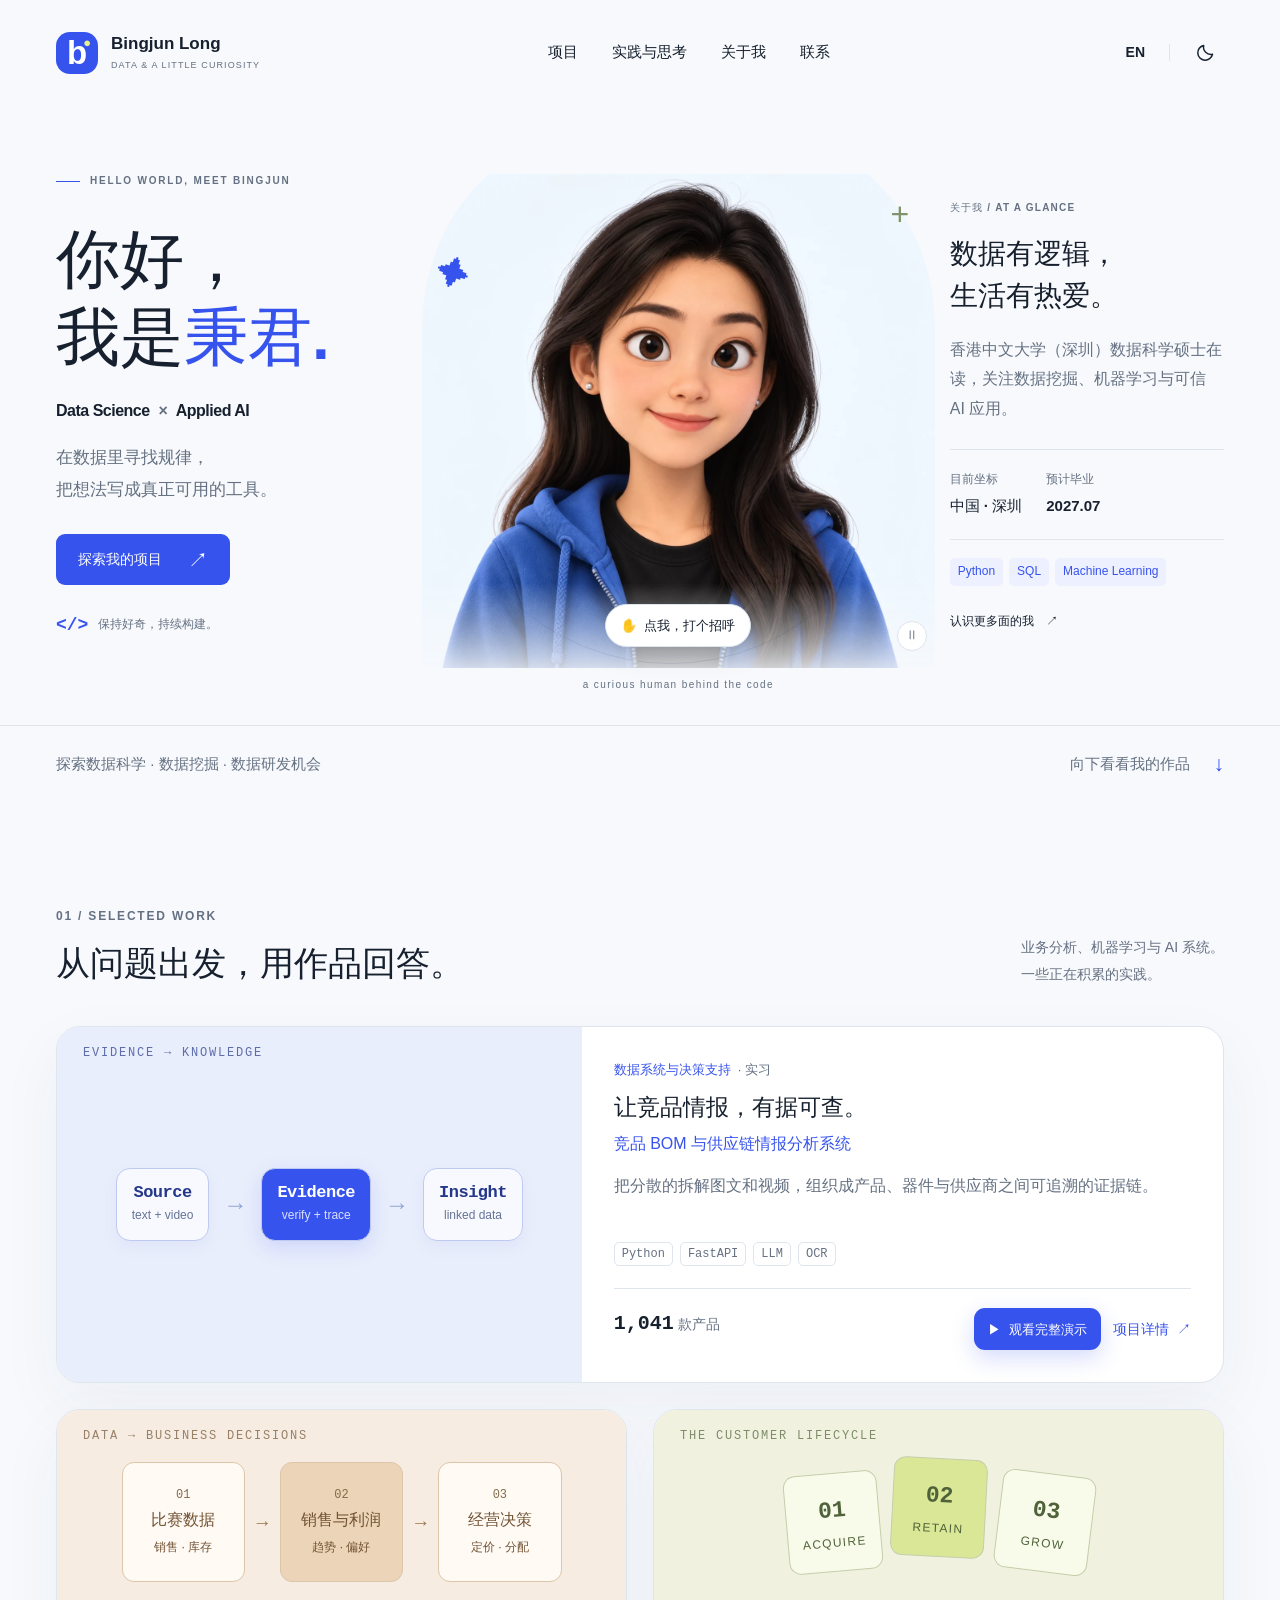
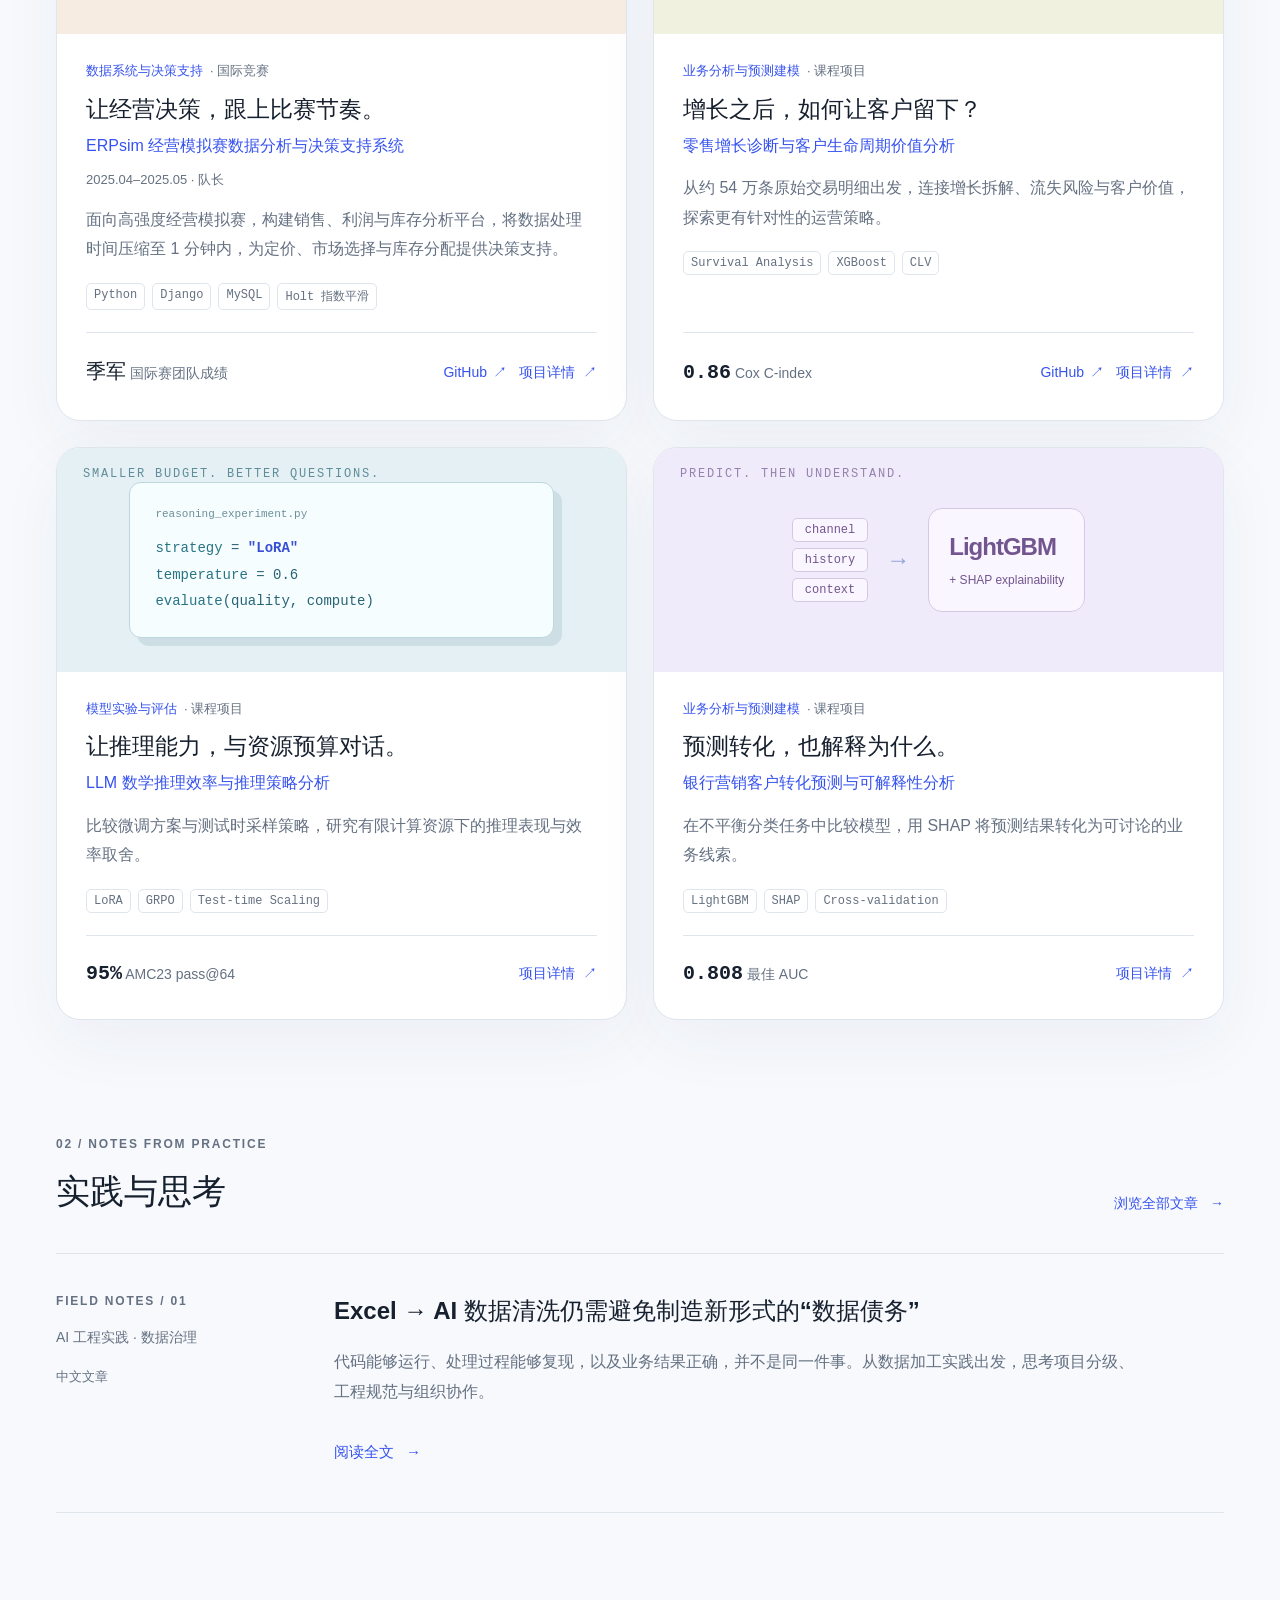
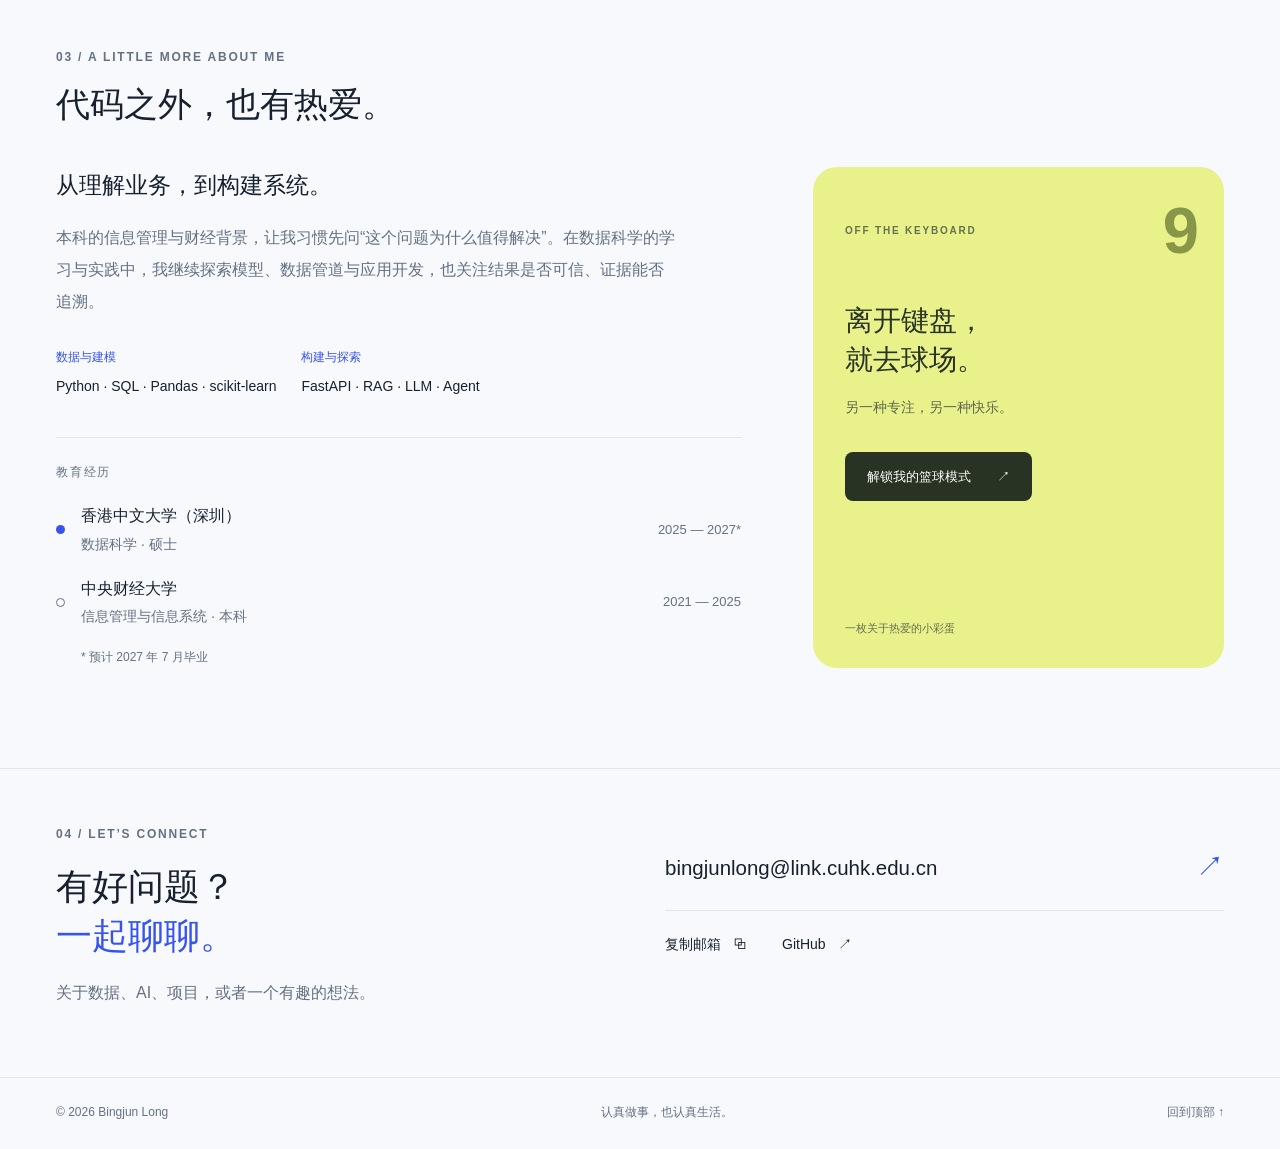
<file: index.html>
<!doctype html>
<html lang="zh-CN" data-theme="light">
<head>
  <meta charset="UTF-8"><meta name="viewport" content="width=device-width, initial-scale=1">
  <meta name="description" content="龙秉君的个人网站：数据科学、数据挖掘与可信 AI 应用。香港中文大学（深圳）数据科学硕士在读。">
  <meta name="theme-color" content="#f7f9fc">
  <title>龙秉君 Bingjun Long — Data Science & Applied AI</title>
  <link rel="icon" type="image/svg+xml" href="data:image/svg+xml,%3Csvg xmlns='http://www.w3.org/2000/svg' viewBox='0 0 64 64'%3E%3Crect width='64' height='64' rx='20' fill='%233753ee'/%3E%3Ctext x='15' y='47' font-family='Arial' font-weight='bold' font-size='43' fill='white'%3Eb%3C/text%3E%3Ccircle cx='48' cy='17' r='6' fill='%23e9f18b'/%3E%3C/svg%3E">
  <script>try{document.documentElement.dataset.theme=localStorage.getItem('bj-theme')||(matchMedia('(prefers-color-scheme: dark)').matches?'dark':'light')}catch(e){}</script>
  <link rel="stylesheet" href="style.css?v=20260929-projects">
  <link rel="stylesheet" href="writing.css?v=20260928-typography">
</head>
<body>
<a class="skip-link" href="#main" data-i18n="skip">跳至主要内容</a>
<header class="site-header">
  <a class="wordmark" href="#home" aria-label="Bingjun Long 首页"><span class="brand-symbol">b<span>●</span></span><span>Bingjun Long<span class="wordmark-sub">DATA & A LITTLE CURIOSITY</span></span></a>
  <nav aria-label="主要导航" data-label="navigation"><a href="#projects" data-i18n="navProjects">项目</a><a href="writing/" data-i18n="navWriting">实践与思考</a><a href="#about" data-i18n="navAbout">关于我</a><a href="#contact" data-i18n="navContact">联系</a></nav>
  <div class="header-controls"><button id="language-toggle" class="text-control" aria-label="Switch to English">EN</button><span class="control-divider"></span><button id="theme-toggle" class="icon-control" aria-label="切换深色模式"><svg class="moon-icon" viewBox="0 0 24 24" aria-hidden="true"><path d="M20 14.1A8.5 8.5 0 0 1 9.9 4 8.5 8.5 0 1 0 20 14.1Z"/></svg><svg class="sun-icon" viewBox="0 0 24 24" aria-hidden="true"><circle cx="12" cy="12" r="4"/><path d="M12 2v2m0 16v2M2 12h2m16 0h2M5 5l1.5 1.5m11 11L19 19M5 19l1.5-1.5m11-11L19 5"/></svg></button></div>
</header>
<main id="main">
  <section class="hero section-shell" id="home">
    <div class="hero-copy">
      <p class="eyebrow"><span class="little-line"></span>HELLO WORLD, MEET BINGJUN</p>
      <h1 data-i18n-html="heroTitle">你好，<br>我是<span class="name-accent">秉君</span><span class="blue-period">.</span></h1>
      <p class="hero-role">Data Science <span>×</span> Applied AI</p>
      <p class="hero-description" data-i18n-html="heroDescription">在数据里寻找规律，<br>把想法写成真正可用的工具。</p>
      <a class="button primary" href="#projects"><span data-i18n="explore">探索我的项目</span><span aria-hidden="true">↗</span></a>
      <div class="hero-mini"><span class="mini-code" aria-hidden="true">&lt;/&gt;</span><span data-i18n="heroMini">保持好奇，持续构建。</span></div>
    </div>
    <div class="avatar-zone">
      <div class="avatar-orbit" aria-hidden="true"></div>
      <span class="avatar-spark spark-one" aria-hidden="true">✦</span><span class="avatar-spark spark-two" aria-hidden="true">+</span>
      <div class="avatar-bubble" id="avatar-bubble" role="status" aria-live="polite"></div>
      <button class="avatar-button" id="avatar-button" aria-label="和秉君打招呼" data-label="greetLabel">
        <span class="avatar-breathe"><img id="avatar-base" class="avatar-image" src="assets/avatar.webp" width="1278" height="1230" alt="穿蓝色卫衣、佩戴耳钉的秉君卡通形象" data-alt="avatarAlt" fetchpriority="high"></span>
      </button>
      <button class="wave-prompt" id="greet-button"><span aria-hidden="true">✋</span><span data-i18n="sayHi">点我，打个招呼</span></button>
      <span class="avatar-caption">a curious human behind the code</span>
    </div>
    <aside class="hero-profile">
      <p class="eyebrow" data-i18n="atGlance">关于我 / AT A GLANCE</p>
      <h2 data-i18n-html="profileTitle">数据有逻辑，<br>生活有热爱。</h2>
      <p data-i18n="profileIntro">香港中文大学（深圳）数据科学硕士在读，关注数据挖掘、机器学习与可信 AI 应用。</p>
      <div class="profile-facts"><div><span data-i18n="based">目前坐标</span><strong data-i18n="shenzhen">中国 · 深圳</strong></div><div><span data-i18n="graduation">预计毕业</span><strong>2027.07</strong></div></div>
      <div class="interest-tags"><span>Python</span><span>SQL</span><span>Machine Learning</span></div>
      <a class="text-link" href="#about"><span data-i18n="moreAbout">认识更多面的我</span><span aria-hidden="true">↗</span></a>
    </aside>
  </section>
  <div class="section-shell hero-bottom"><span data-i18n="openRoles">探索数据科学 · 数据挖掘 · 数据研发机会</span><a href="#projects"><span data-i18n="scroll">向下看看我的作品</span><span aria-hidden="true">↓</span></a></div>
  <section class="projects-section section-shell" id="projects">
    <div class="section-heading"><div><p class="eyebrow">01 / SELECTED WORK</p><h2 data-i18n="projectsTitle">从问题出发，<span>用作品回答。</span></h2></div><p data-i18n="projectsIntro">业务分析、机器学习与 AI 系统。<br>一些正在积累的实践。</p></div>
    <div class="project-grid" id="project-grid"></div>
  </section>
  <section class="writing-section section-shell" id="writing" aria-labelledby="writing-title">
    <div class="section-heading"><div><p class="eyebrow">02 / NOTES FROM PRACTICE</p><h2 id="writing-title" data-i18n="writingTitle">实践与思考</h2></div><a class="text-link" href="writing/"><span data-i18n="allWriting">浏览全部文章</span><span aria-hidden="true">→</span></a></div>
    <article class="writing-preview">
      <div class="writing-preview-label"><span class="eyebrow">FIELD NOTES / 01</span><p data-i18n="writingCategory">AI 工程实践 · 数据治理</p><span class="writing-language" data-i18n="writingLanguage">中文文章</span></div>
      <div class="writing-preview-copy"><h3 lang="zh-CN"><a href="writing/ai-data-debt/">Excel → AI 数据清洗仍需避免制造新形式的“数据债务”</a></h3><p data-i18n="writingSummary">代码能够运行、处理过程能够复现，以及业务结果正确，并不是同一件事。从数据加工实践出发，思考项目分级、工程规范与组织协作。</p><a class="text-link writing-read" href="writing/ai-data-debt/"><span data-i18n="readWriting">阅读全文</span><span aria-hidden="true">→</span></a></div>
    </article>
  </section>
  <section class="about-section section-shell" id="about">
    <div class="section-heading"><div><p class="eyebrow">03 / A LITTLE MORE ABOUT ME</p><h2 data-i18n="aboutTitle">代码之外，也有热爱。</h2></div></div>
    <div class="about-grid">
      <div class="about-story"><h3 data-i18n="aboutLead">从理解业务，到构建系统。</h3><p data-i18n="aboutText">本科的信息管理与财经背景，让我习惯先问“这个问题为什么值得解决”。在数据科学的学习与实践中，我继续探索模型、数据管道与应用开发，也关注结果是否可信、证据能否追溯。</p><div class="skill-groups"><div><span data-i18n="skillData">数据与建模</span><p>Python · SQL · Pandas · scikit-learn</p></div><div><span data-i18n="skillBuild">构建与探索</span><p>FastAPI · RAG · LLM · Agent</p></div></div><div class="education"><p class="eyebrow" data-i18n="education">教育经历</p><div class="education-row"><span class="education-dot"></span><div><h4 data-i18n="masterSchool">香港中文大学（深圳）</h4><p data-i18n="masterDegree">数据科学 · 硕士</p></div><time>2025 — 2027*</time></div><div class="education-row"><span class="education-dot hollow"></span><div><h4 data-i18n="bachelorSchool">中央财经大学</h4><p data-i18n="bachelorDegree">信息管理与信息系统 · 本科</p></div><time>2021 — 2025</time></div><p class="education-note" data-i18n="expectedNote">* 预计 2027 年 7 月毕业</p></div></div>
      <div class="hobby-card" id="hobby-card"><div class="hobby-topline"><span class="eyebrow">OFF THE KEYBOARD</span><span class="jersey-number" aria-hidden="true">9</span></div><h3 data-i18n-html="hobbyTitle">离开键盘，<br>就去球场。</h3><p data-i18n="hobbyIntro">另一种专注，另一种快乐。</p><button class="button hobby-button" id="basketball-button"><span data-i18n="hobbyButton">解锁我的篮球模式</span><span aria-hidden="true">↗</span></button><span class="hobby-footnote" data-i18n="hobbyFootnote">一枚关于热爱的小彩蛋</span></div>
    </div>
  </section>
  <section class="contact-section section-shell" id="contact"><div><p class="eyebrow">04 / LET’S CONNECT</p><h2 data-i18n-html="contactTitle">有好问题？<br><span>一起聊聊。</span></h2><p data-i18n="contactIntro">关于数据、AI、项目，或者一个有趣的想法。</p></div><div class="contact-links"><a class="email-link" href="mailto:bingjunlong@link.cuhk.edu.cn">bingjunlong@link.cuhk.edu.cn<span aria-hidden="true">↗</span></a><div class="contact-actions"><button id="copy-email" class="text-link"><span data-i18n="copyEmail">复制邮箱</span><span aria-hidden="true">⧉</span></button><a href="https://github.com/longbingjun" target="_blank" rel="noopener noreferrer" class="text-link">GitHub <span aria-hidden="true">↗</span></a></div><span id="copy-status" role="status" aria-live="polite"></span></div></section>
</main>
<footer class="site-footer section-shell"><span>© <span id="year">2026</span> Bingjun Long</span><span data-i18n="footer">认真做事，也认真生活。</span><a href="#home" data-i18n="backTop">回到顶部 ↑</a></footer>
<dialog id="project-dialog" class="project-dialog"><div class="dialog-top"><span class="eyebrow">PROJECT NOTES</span><button class="icon-control close-dialog" id="close-project" aria-label="关闭项目详情" data-label="closeProject">✕</button></div><div id="project-detail"></div></dialog>
<dialog id="basketball-dialog" class="basketball-dialog" aria-labelledby="basketball-title"><button class="icon-control close-dialog" id="close-basketball" aria-label="关闭篮球彩蛋" data-label="closeHobby">✕</button><div class="basketball-content"><div class="basketball-art" id="basketball-art"></div><div class="basketball-copy"><p class="eyebrow">BINGJUN / NO. 9</p><h2 id="basketball-title" data-i18n-html="basketballTitle">今天的快乐，<br>球场见。</h2><p data-i18n="basketballText">写代码时认真，打篮球也一样。换上 9 号球衣，给好奇心放个课间。</p><button class="button primary" id="basketball-cheer"><span data-i18n="cheer">给 9 号加油</span><span aria-hidden="true">✦</span></button><p id="cheer-status" role="status" aria-live="polite"></p></div></div></dialog>
<script src="content.js?v=20260929-redacted"></script><script src="app.js?v=20260929-projects"></script>
</body></html>
</file>
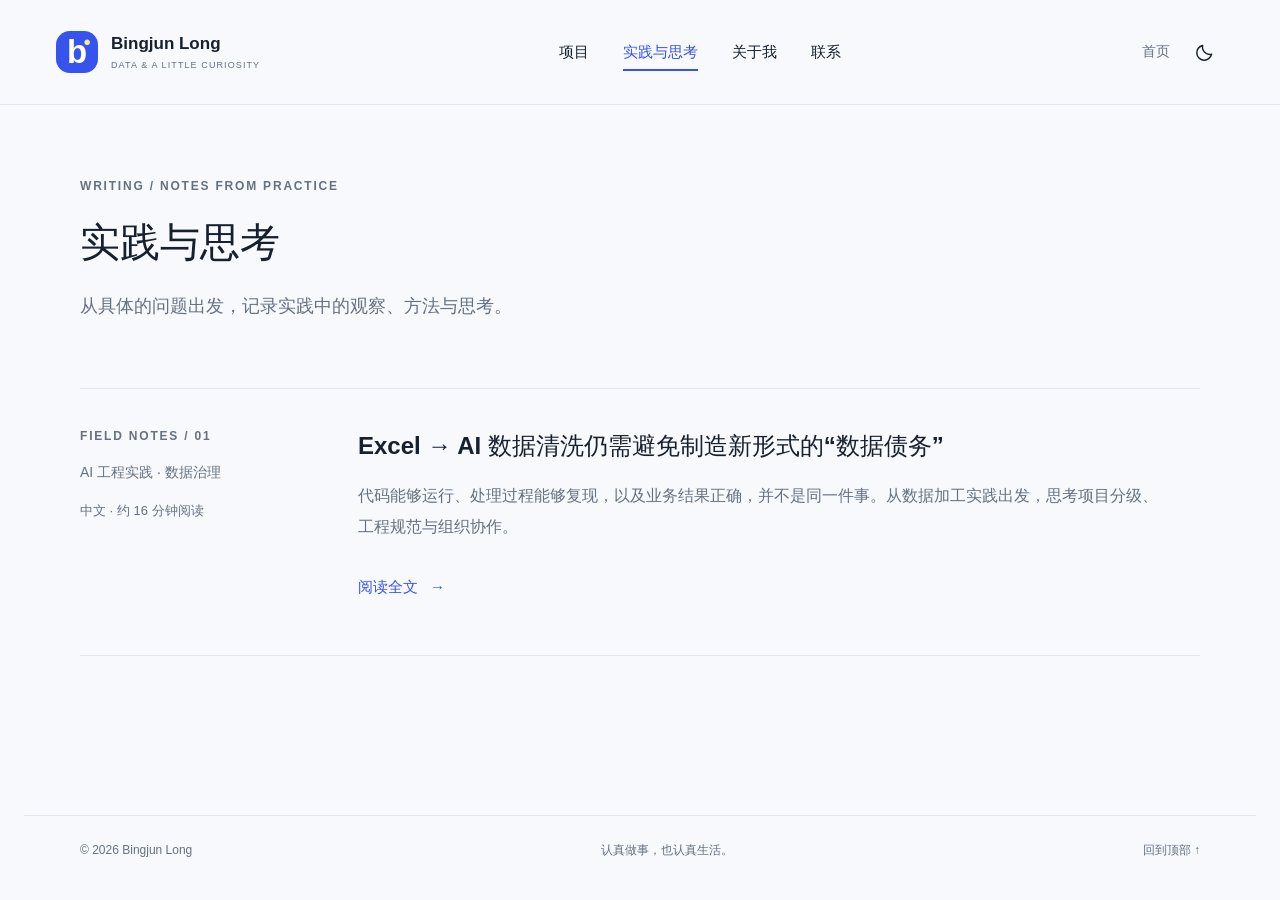
<file: writing/index.html>
<!doctype html>
<html lang="zh-CN" data-theme="light" class="reading-document">
<head>
  <meta charset="UTF-8">
  <meta name="viewport" content="width=device-width, initial-scale=1">
  <title>实践与思考｜龙秉君 Bingjun Long</title>
  <meta name="description" content="关于数据、AI 与工程实践的思考。记录从解决具体问题到理解方法与边界的过程。">
  <meta name="theme-color" content="#f7f9fc">
  <meta property="og:type" content="website">
  <meta property="og:title" content="实践与思考">
  <meta property="og:description" content="关于数据、AI 与工程实践的思考。记录从解决具体问题到理解方法与边界的过程。">
  <meta property="og:url" content="https://longbingjun.github.io/writing/">
  <meta property="og:locale" content="zh_CN">
  <link rel="canonical" href="https://longbingjun.github.io/writing/">
  <link rel="icon" type="image/svg+xml" href="data:image/svg+xml,%3Csvg xmlns='http://www.w3.org/2000/svg' viewBox='0 0 64 64'%3E%3Crect width='64' height='64' rx='20' fill='%233753ee'/%3E%3Ctext x='15' y='47' font-family='Arial' font-weight='bold' font-size='43' fill='white'%3Eb%3C/text%3E%3C/svg%3E">
  <script>try{document.documentElement.dataset.theme=localStorage.getItem('bj-theme')||(matchMedia('(prefers-color-scheme: dark)').matches?'dark':'light')}catch(e){}</script>
  <link rel="stylesheet" href="../style.css?v=20260928-typography">
  <link rel="stylesheet" href="../writing.css?v=20260928-typography">
  <script src="../writing.js?v=20260928" defer></script>
</head>
<body class="writing-page" id="top">
<a class="skip-link" href="#main">跳至主要内容</a>
<header class="site-header">
  <a class="wordmark" href="../" aria-label="Bingjun Long 首页"><span class="brand-symbol">b<span>●</span></span><span>Bingjun Long<span class="wordmark-sub">DATA & A LITTLE CURIOSITY</span></span></a>
  <nav aria-label="主要导航"><a href="../#projects">项目</a><a href="../writing/" aria-current="page">实践与思考</a><a href="../#about">关于我</a><a href="../#contact">联系</a></nav>
  <div class="header-controls"><a class="writing-home" href="../">首页</a><button id="theme-toggle" class="icon-control" type="button" aria-label="切换深色模式"><svg class="moon-icon" viewBox="0 0 24 24" aria-hidden="true"><path d="M20 14.1A8.5 8.5 0 0 1 9.9 4 8.5 8.5 0 1 0 20 14.1Z"/></svg><svg class="sun-icon" viewBox="0 0 24 24" aria-hidden="true"><circle cx="12" cy="12" r="4"/><path d="M12 2v2m0 16v2M2 12h2m16 0h2M5 5l1.5 1.5m11 11L19 19M5 19l1.5-1.5m11-11L19 5"/></svg></button></div>
</header>
<main id="main" class="writing-index writing-shell">
  <header class="writing-index-header">
    <p class="eyebrow">WRITING / NOTES FROM PRACTICE</p>
    <h1>实践与思考</h1>
    <p>从具体的问题出发，记录实践中的观察、方法与思考。</p>
  </header>
  <section aria-label="文章列表">
    <article class="writing-preview">
      <div class="writing-preview-label"><span class="eyebrow">FIELD NOTES / 01</span><p>AI 工程实践 · 数据治理</p><span class="writing-language">中文 · 约 16 分钟阅读</span></div>
      <div class="writing-preview-copy"><h2><a href="ai-data-debt/">Excel → AI 数据清洗仍需避免制造新形式的“数据债务”</a></h2><p>代码能够运行、处理过程能够复现，以及业务结果正确，并不是同一件事。从数据加工实践出发，思考项目分级、工程规范与组织协作。</p><a class="text-link writing-read" href="ai-data-debt/">阅读全文 <span aria-hidden="true">→</span></a></div>
    </article>
  </section>
</main>
<footer class="site-footer writing-shell"><span>© <span id="year">2026</span> Bingjun Long</span><span>认真做事，也认真生活。</span><a href="#top">回到顶部 ↑</a></footer>
</body>
</html>
</file>
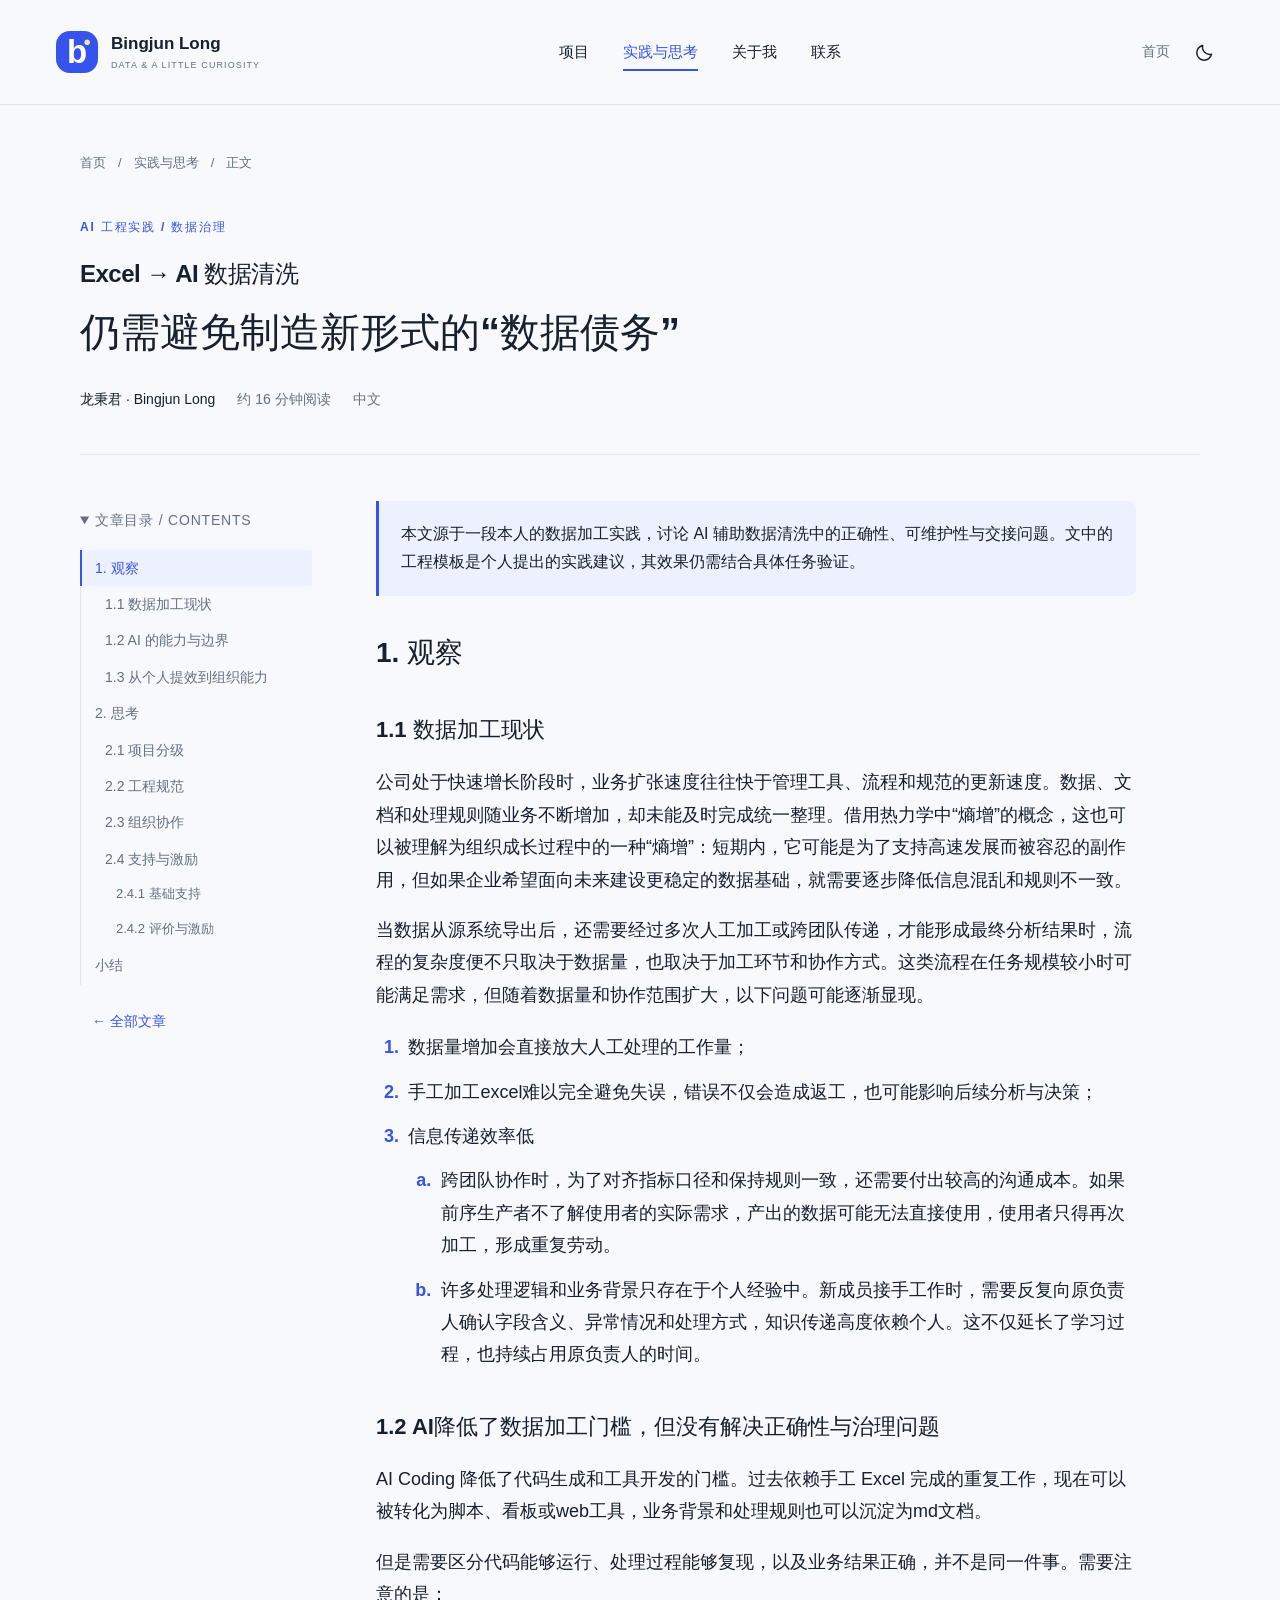
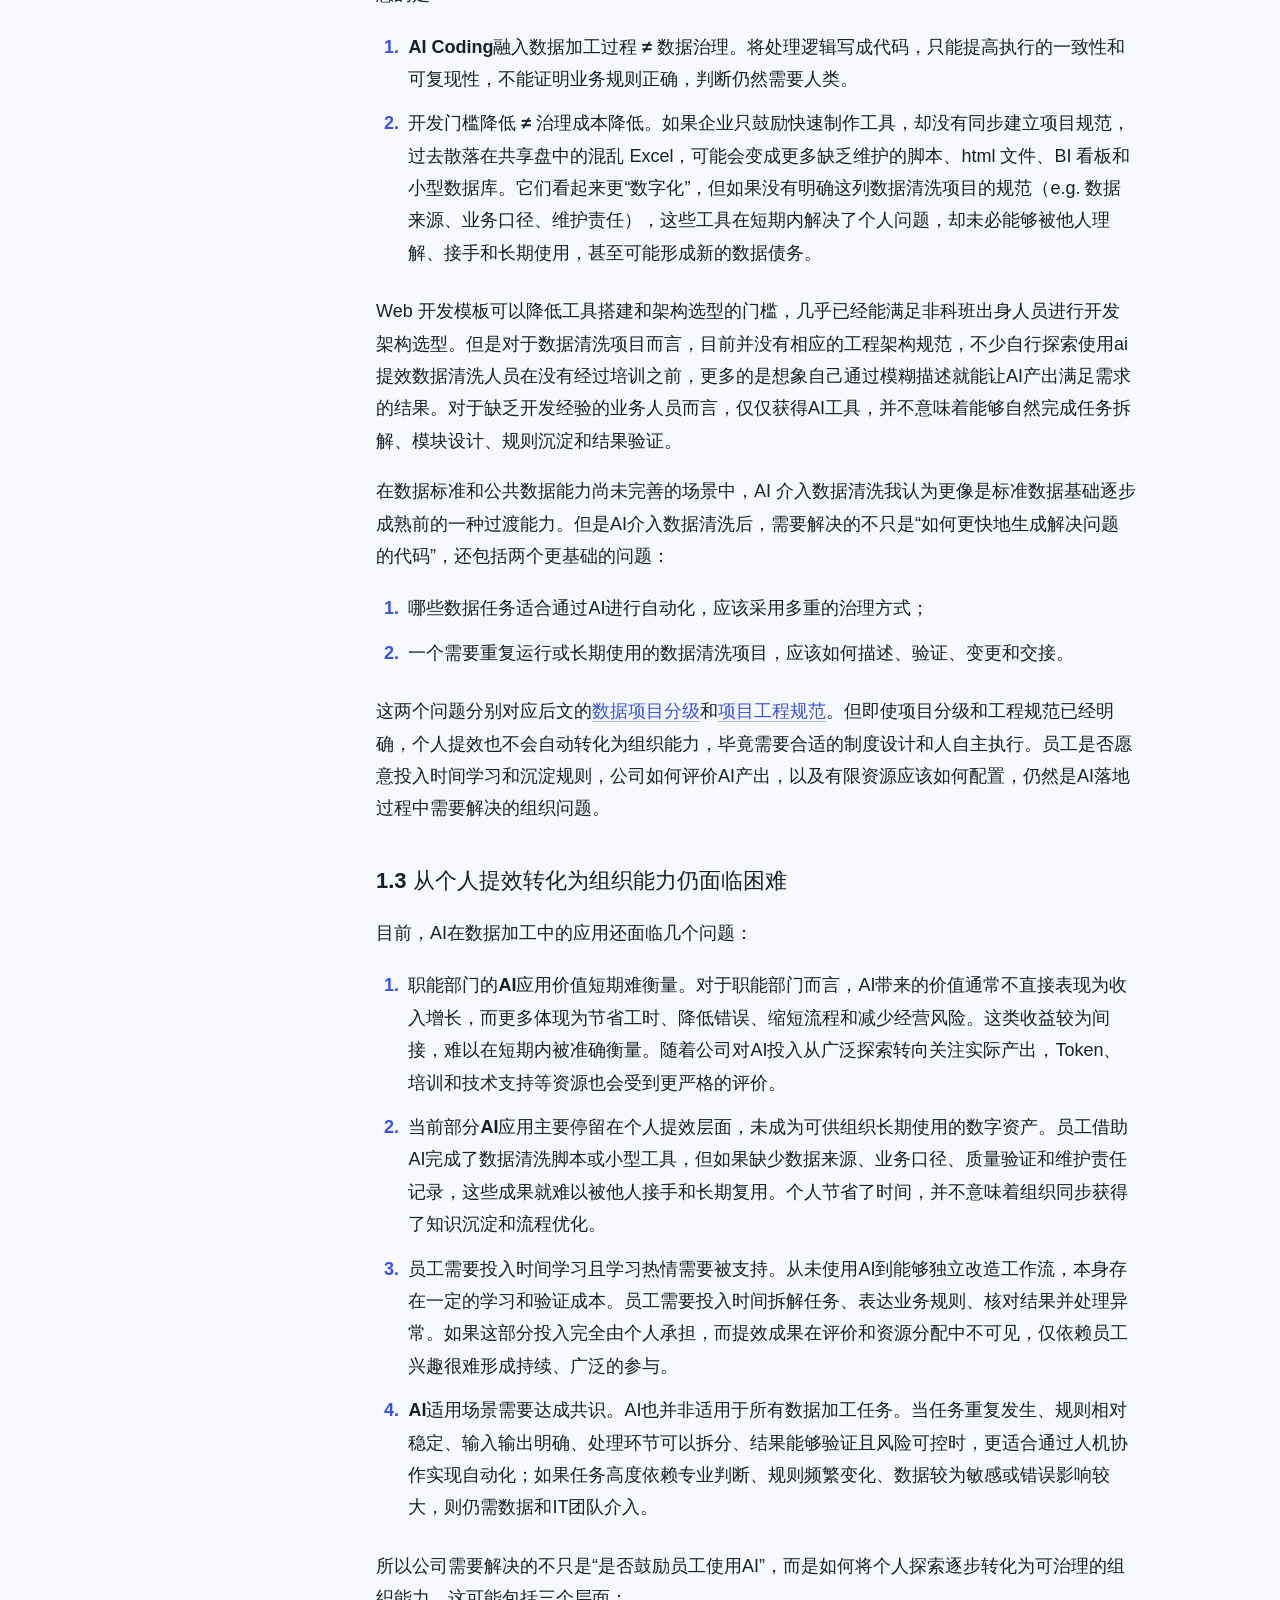
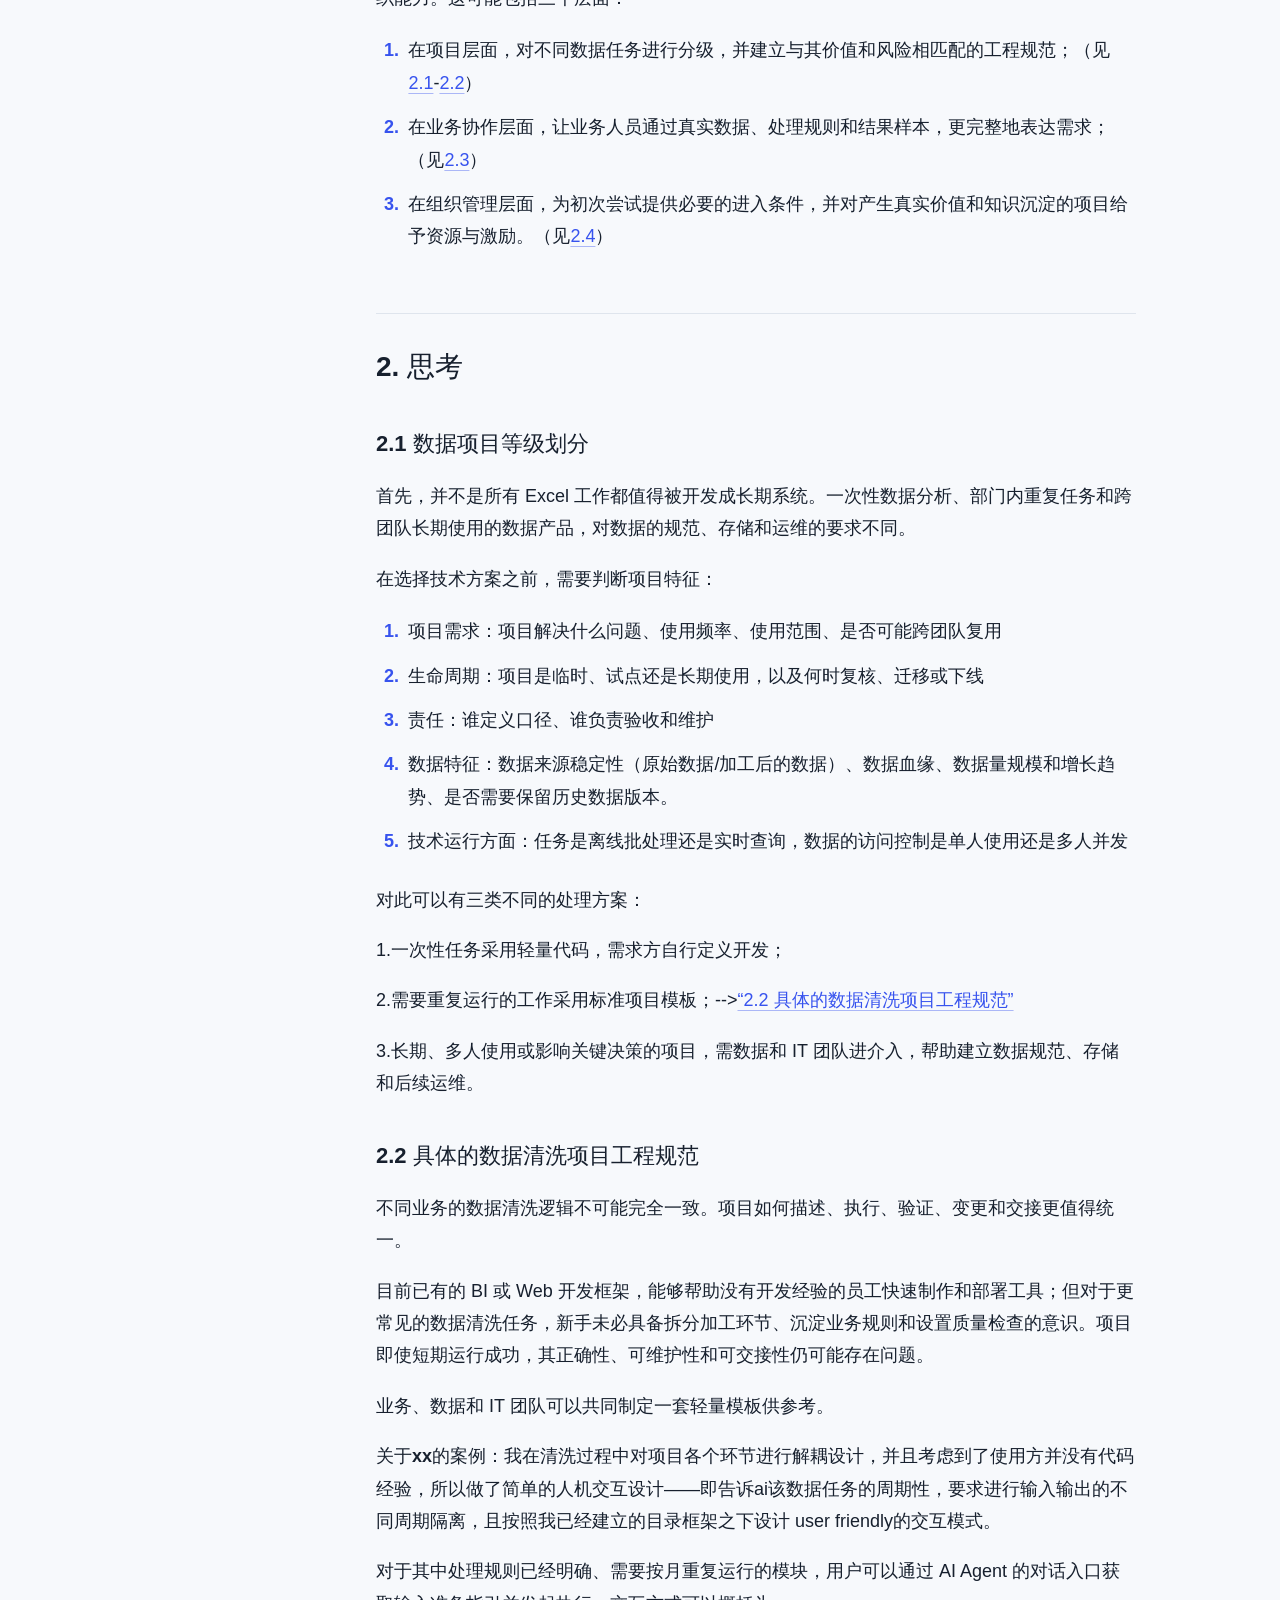
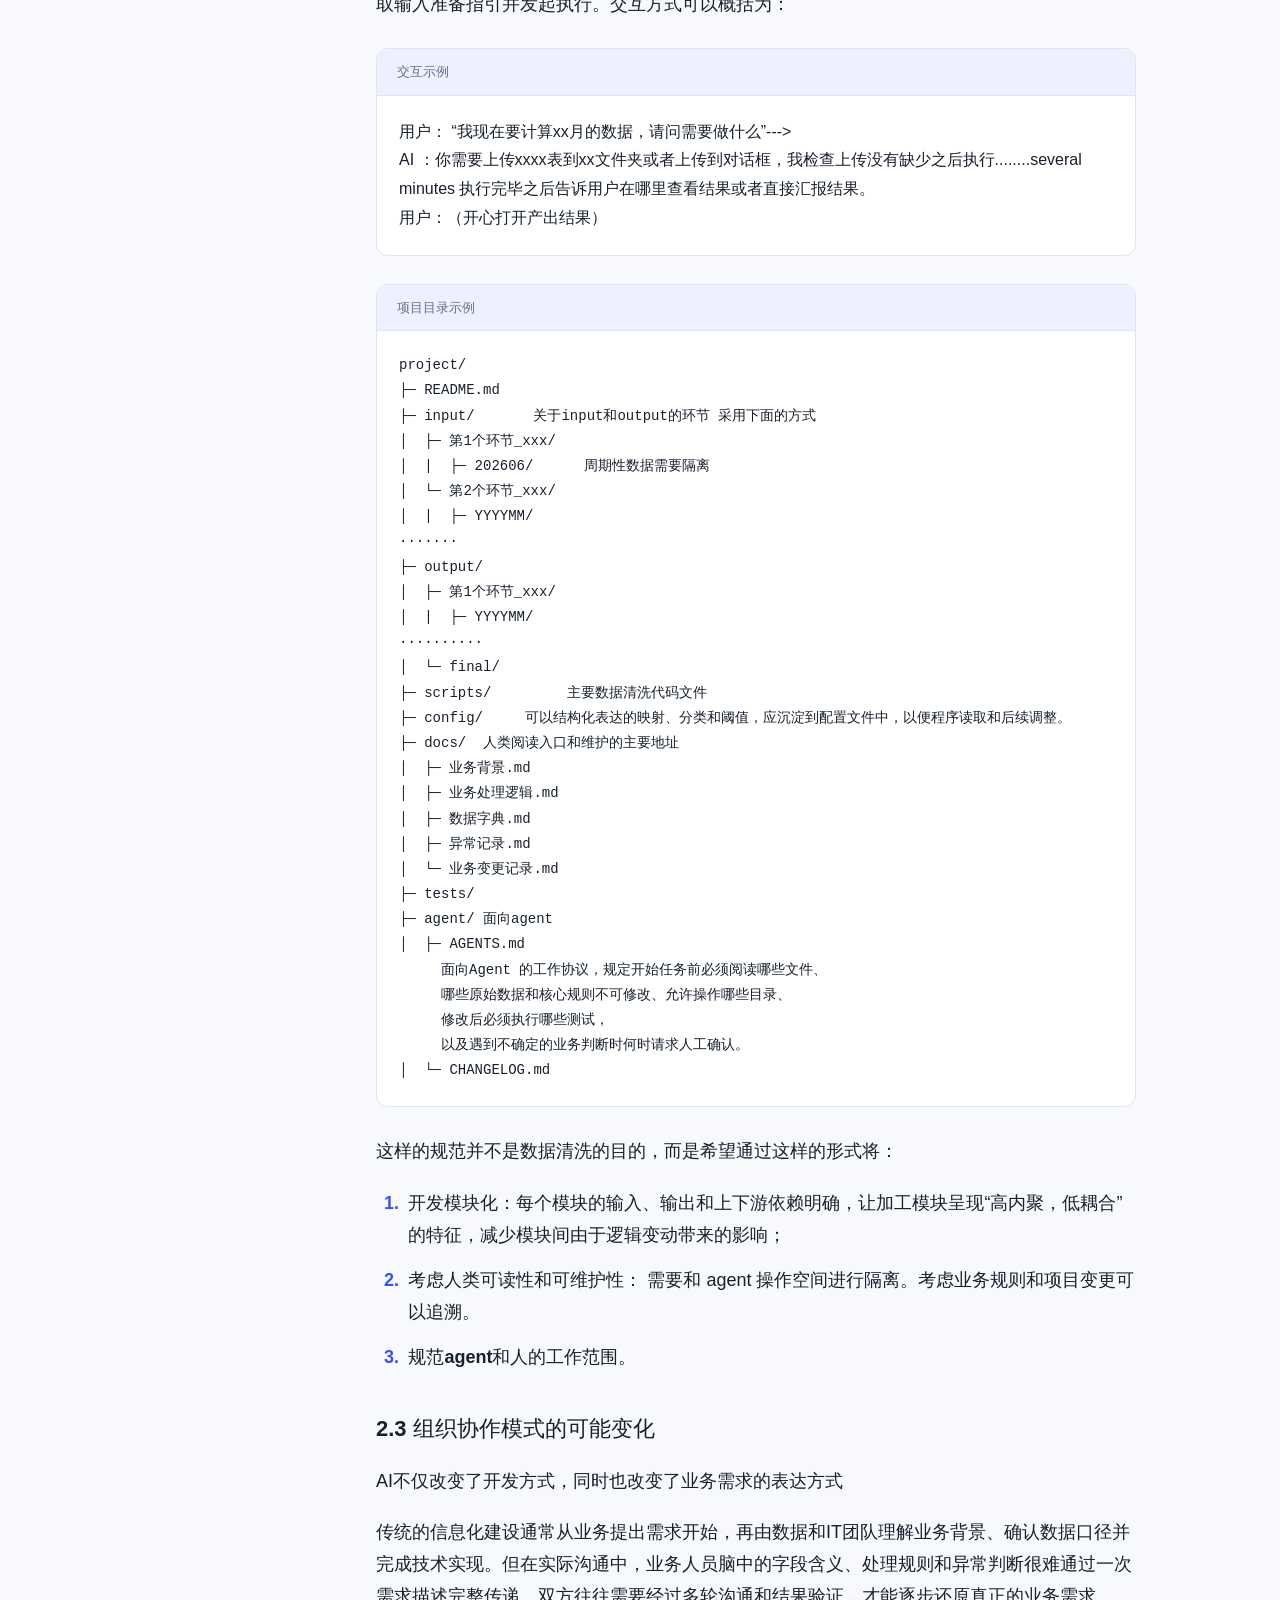
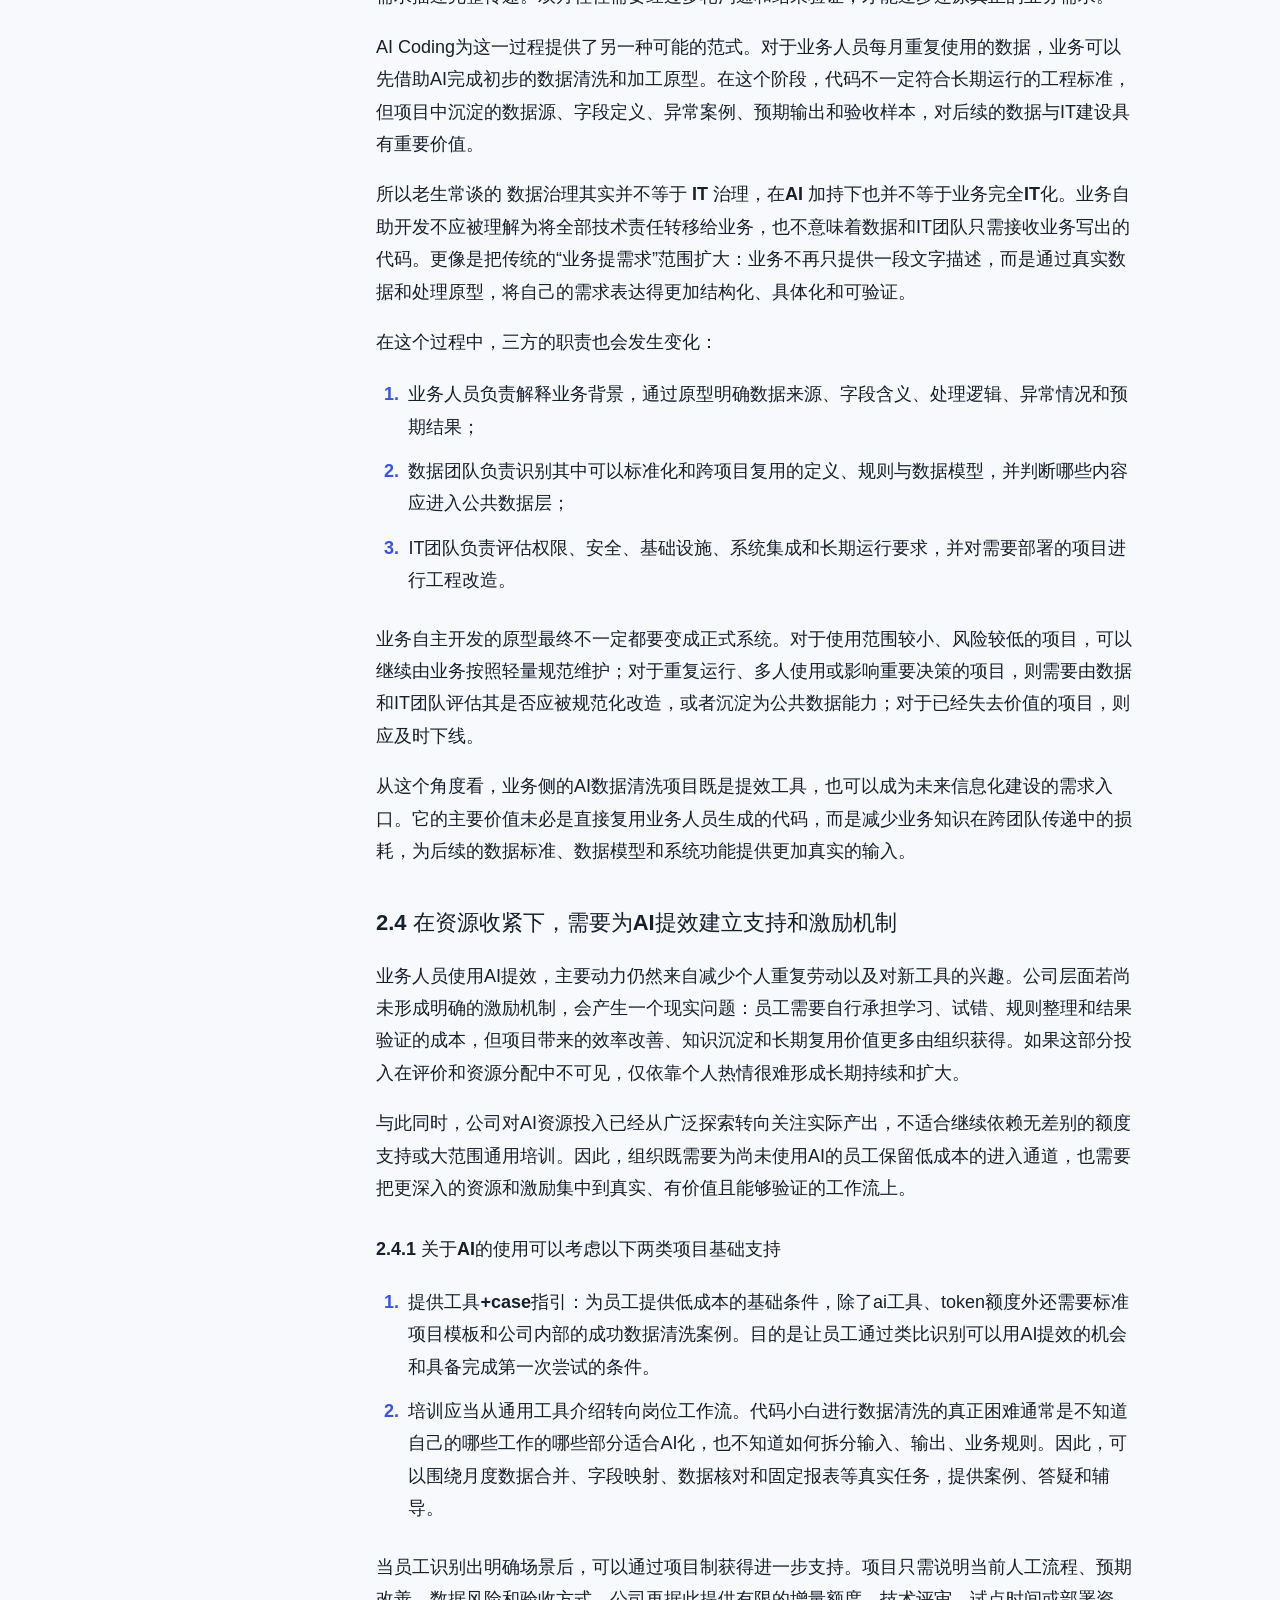
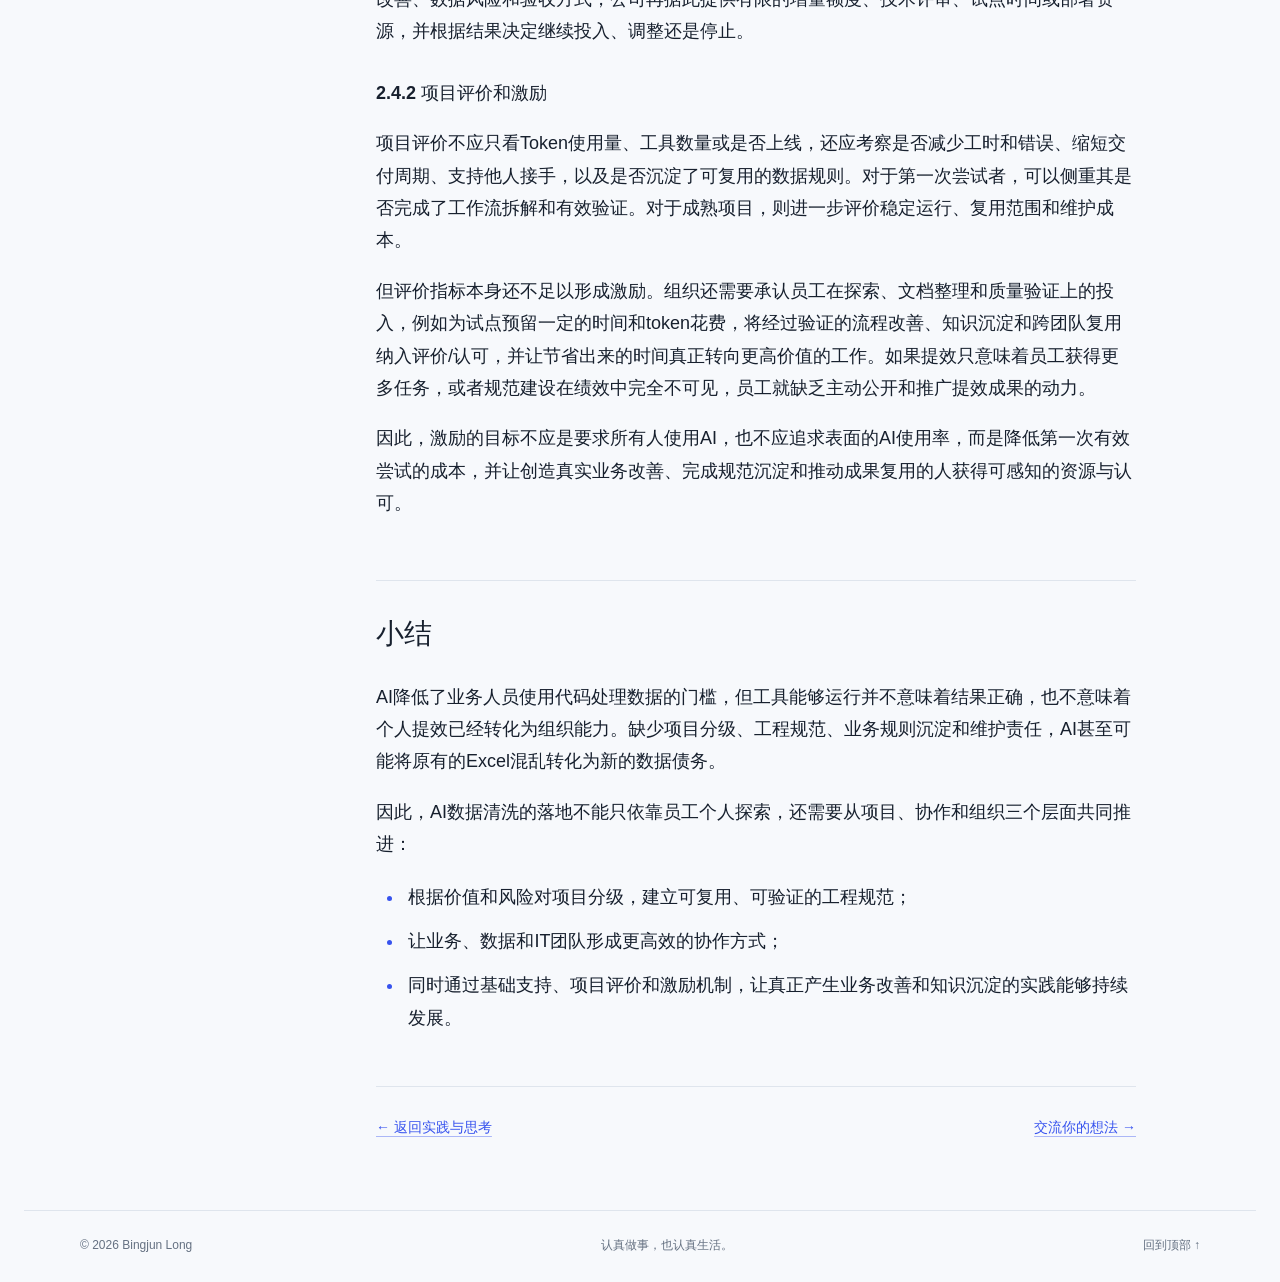
<file: writing/ai-data-debt/index.html>
<!doctype html>
<html lang="zh-CN" data-theme="light" class="reading-document">
<head>
  <meta charset="UTF-8">
  <meta name="viewport" content="width=device-width, initial-scale=1">
  <title>Excel → AI 数据清洗仍需避免制造新形式的“数据债务”｜龙秉君 Bingjun Long</title>
  <meta name="description" content="代码能够运行、处理过程能够复现，以及业务结果正确，并不是同一件事。从数据加工实践出发，思考项目分级、工程规范与组织协作。">
  <meta name="theme-color" content="#f7f9fc">
  <meta property="og:type" content="article">
  <meta property="og:title" content="Excel → AI 数据清洗仍需避免制造新形式的“数据债务”">
  <meta property="og:description" content="代码能够运行、处理过程能够复现，以及业务结果正确，并不是同一件事。从数据加工实践出发，思考项目分级、工程规范与组织协作。">
  <meta property="og:url" content="https://longbingjun.github.io/writing/ai-data-debt/">
  <meta property="og:locale" content="zh_CN">
  <link rel="canonical" href="https://longbingjun.github.io/writing/ai-data-debt/">
  <link rel="icon" type="image/svg+xml" href="data:image/svg+xml,%3Csvg xmlns='http://www.w3.org/2000/svg' viewBox='0 0 64 64'%3E%3Crect width='64' height='64' rx='20' fill='%233753ee'/%3E%3Ctext x='15' y='47' font-family='Arial' font-weight='bold' font-size='43' fill='white'%3Eb%3C/text%3E%3C/svg%3E">
  <script>try{document.documentElement.dataset.theme=localStorage.getItem('bj-theme')||(matchMedia('(prefers-color-scheme: dark)').matches?'dark':'light')}catch(e){}</script>
  <link rel="stylesheet" href="../../style.css?v=20260928-typography">
  <link rel="stylesheet" href="../../writing.css?v=20260928-typography">
  <script src="../../writing.js?v=20260928" defer></script>
</head>
<body class="writing-page" id="top">
<a class="skip-link" href="#main">跳至主要内容</a>
<header class="site-header">
  <a class="wordmark" href="../../" aria-label="Bingjun Long 首页"><span class="brand-symbol">b<span>●</span></span><span>Bingjun Long<span class="wordmark-sub">DATA & A LITTLE CURIOSITY</span></span></a>
  <nav aria-label="主要导航"><a href="../../#projects">项目</a><a href="../../writing/" aria-current="page">实践与思考</a><a href="../../#about">关于我</a><a href="../../#contact">联系</a></nav>
  <div class="header-controls"><a class="writing-home" href="../../">首页</a><button id="theme-toggle" class="icon-control" type="button" aria-label="切换深色模式"><svg class="moon-icon" viewBox="0 0 24 24" aria-hidden="true"><path d="M20 14.1A8.5 8.5 0 0 1 9.9 4 8.5 8.5 0 1 0 20 14.1Z"/></svg><svg class="sun-icon" viewBox="0 0 24 24" aria-hidden="true"><circle cx="12" cy="12" r="4"/><path d="M12 2v2m0 16v2M2 12h2m16 0h2M5 5l1.5 1.5m11 11L19 19M5 19l1.5-1.5m11-11L19 5"/></svg></button></div>
</header>
<div class="reading-progress" aria-hidden="true"></div>
<main id="main" class="writing-shell">
  <header class="article-hero">
    <nav class="article-breadcrumb" aria-label="面包屑"><a href="../../">首页</a><span aria-hidden="true">/</span><a href="../">实践与思考</a><span aria-hidden="true">/</span><span>正文</span></nav>
    <div class="article-heading">
      <p class="eyebrow">AI 工程实践 / 数据治理</p>
      <h1><span class="article-title-context">Excel → AI 数据清洗</span>仍需避免制造新形式的<span class="article-title-term">“数据债务”</span></h1>
      <div class="article-meta"><span class="article-author">龙秉君 · Bingjun Long</span><span>约 16 分钟阅读</span><span>中文</span></div>
    </div>
  </header>
  <div class="article-layout">
    <aside class="article-toc" aria-label="文章目录">
      <details open><summary>文章目录 / CONTENTS</summary><nav aria-label="文章章节"><a class="toc-level-2" href="#observations">1. 观察</a>
<a class="toc-level-3" href="#data-processing">1.1 数据加工现状</a>
<a class="toc-level-3" href="#ai-boundaries">1.2 AI 的能力与边界</a>
<a class="toc-level-3" href="#organizational-capability">1.3 从个人提效到组织能力</a>
<a class="toc-level-2" href="#reflections">2. 思考</a>
<a class="toc-level-3" href="#project-tiers">2.1 项目分级</a>
<a class="toc-level-3" href="#engineering-practices">2.2 工程规范</a>
<a class="toc-level-3" href="#collaboration">2.3 组织协作</a>
<a class="toc-level-3" href="#support-and-incentives">2.4 支持与激励</a>
<a class="toc-level-4" href="#project-support">2.4.1 基础支持</a>
<a class="toc-level-4" href="#evaluation">2.4.2 评价与激励</a>
<a class="toc-level-2" href="#conclusion">小结</a></nav></details>
      <a class="toc-back" href="../">← 全部文章</a>
    </aside>
    <article class="article-body" aria-label="Excel → AI 数据清洗仍需避免制造新形式的“数据债务”">
<blockquote><p>本文源于一段本人的数据加工实践，讨论 AI 辅助数据清洗中的正确性、可维护性与交接问题。文中的工程模板是个人提出的实践建议，其效果仍需结合具体任务验证。</p>
</blockquote>
<h2 id="observations">1. 观察</h2>
<h3 id="data-processing">1.1 数据加工现状</h3>
<p>公司处于快速增长阶段时，业务扩张速度往往快于管理工具、流程和规范的更新速度。数据、文档和处理规则随业务不断增加，却未能及时完成统一整理。借用热力学中“熵增”的概念，这也可以被理解为组织成长过程中的一种“熵增”：短期内，它可能是为了支持高速发展而被容忍的副作用，但如果企业希望面向未来建设更稳定的数据基础，就需要逐步降低信息混乱和规则不一致。</p>
<p>当数据从源系统导出后，还需要经过多次人工加工或跨团队传递，才能形成最终分析结果时，流程的复杂度便不只取决于数据量，也取决于加工环节和协作方式。这类流程在任务规模较小时可能满足需求，但随着数据量和协作范围扩大，以下问题可能逐渐显现。</p>
<ol><li>数据量增加会直接放大人工处理的工作量；</li><li>手工加工excel难以完全避免失误，错误不仅会造成返工，也可能影响后续分析与决策；</li><li>信息传递效率低<ol><li>跨团队协作时，为了对齐指标口径和保持规则一致，还需要付出较高的沟通成本。如果前序生产者不了解使用者的实际需求，产出的数据可能无法直接使用，使用者只得再次加工，形成重复劳动。</li><li>许多处理逻辑和业务背景只存在于个人经验中。新成员接手工作时，需要反复向原负责人确认字段含义、异常情况和处理方式，知识传递高度依赖个人。这不仅延长了学习过程，也持续占用原负责人的时间。</li></ol>
</li></ol>
<h3 id="ai-boundaries">1.2 AI降低了数据加工门槛，但没有解决正确性与治理问题</h3>
<p>AI Coding 降低了代码生成和工具开发的门槛。过去依赖手工 Excel 完成的重复工作，现在可以被转化为脚本、看板或web工具，业务背景和处理规则也可以沉淀为md文档。</p>
<p>但是需要区分<b>代码能够运行、处理过程能够复现，以及业务结果正确，并不是同一件事。</b>需要注意的是：</p>
<ol><li><b>AI Coding融入数据加工过程 ≠ 数据治理。</b>将处理逻辑写成代码，只能提高执行的一致性和可复现性，不能证明业务规则正确，判断仍然需要人类。</li><li><b>开发门槛降低 ≠ 治理成本降低。</b>如果企业只鼓励快速制作工具，却没有同步建立项目规范，过去散落在共享盘中的混乱 Excel，可能会变成更多缺乏维护的脚本、html 文件、BI 看板和小型数据库。它们看起来更“数字化”，但如果没有明确这列数据清洗项目的规范（e.g. 数据来源、业务口径、维护责任），这些工具在短期内解决了个人问题，却未必能够被他人理解、接手和长期使用，甚至可能形成新的数据债务。</li></ol>
<p>Web 开发模板可以降低工具搭建和架构选型的门槛，几乎已经能满足非科班出身人员进行开发架构选型。但是对于数据清洗项目而言，目前并没有相应的工程架构规范，不少自行探索使用ai提效数据清洗人员在没有经过培训之前，更多的是想象自己通过模糊描述就能让AI产出满足需求的结果。对于缺乏开发经验的业务人员而言，仅仅获得AI工具，并不意味着能够自然完成任务拆解、模块设计、规则沉淀和结果验证。</p>
<p>在数据标准和公共数据能力尚未完善的场景中，AI 介入数据清洗我认为更像是标准数据基础逐步成熟前的一种过渡能力。但是AI介入数据清洗后，需要解决的不只是“如何更快地生成解决问题的代码”，还包括两个更基础的问题：</p>
<ol><li>哪些数据任务适合通过AI进行自动化，应该采用多重的治理方式；</li><li>一个需要重复运行或长期使用的数据清洗项目，应该如何描述、验证、变更和交接。</li></ol>
<p>这两个问题分别对应后文的<a href="#project-tiers">数据项目分级</a>和<a href="#engineering-practices">项目工程规范</a>。但即使项目分级和工程规范已经明确，个人提效也不会自动转化为组织能力，毕竟需要合适的制度设计和人自主执行。员工是否愿意投入时间学习和沉淀规则，公司如何评价AI产出，以及有限资源应该如何配置，仍然是AI落地过程中需要解决的组织问题。</p>
<h3 id="organizational-capability">1.3 从个人提效转化为组织能力仍面临困难</h3>
<p>目前，AI在数据加工中的应用还面临几个问题：</p>
<ol><li><b>职能部门的AI应用价值短期难衡量。</b>对于职能部门而言，AI带来的价值通常不直接表现为收入增长，而更多体现为节省工时、降低错误、缩短流程和减少经营风险。这类收益较为间接，难以在短期内被准确衡量。随着公司对AI投入从广泛探索转向关注实际产出，Token、培训和技术支持等资源也会受到更严格的评价。</li><li><b>当前部分AI应用主要停留在个人提效层面，未成为可供组织长期使用的数字资产。</b>员工借助AI完成了数据清洗脚本或小型工具，但如果缺少数据来源、业务口径、质量验证和维护责任记录，这些成果就难以被他人接手和长期复用。个人节省了时间，并不意味着组织同步获得了知识沉淀和流程优化。</li><li><b>员工需要投入时间学习且学习热情需要被支持。</b>从未使用AI到能够独立改造工作流，本身存在一定的学习和验证成本。员工需要投入时间拆解任务、表达业务规则、核对结果并处理异常。如果这部分投入完全由个人承担，而提效成果在评价和资源分配中不可见，仅依赖员工兴趣很难形成持续、广泛的参与。</li><li><b>AI适用场景需要达成共识。</b>AI也并非适用于所有数据加工任务。当任务重复发生、规则相对稳定、输入输出明确、处理环节可以拆分、结果能够验证且风险可控时，更适合通过人机协作实现自动化；如果任务高度依赖专业判断、规则频繁变化、数据较为敏感或错误影响较大，则仍需数据和IT团队介入。</li></ol>
<p>所以公司需要解决的不只是“是否鼓励员工使用AI”，而是如何将个人探索逐步转化为可治理的组织能力。这可能包括三个层面：</p>
<ol><li>在项目层面，对不同数据任务进行分级，并建立与其价值和风险相匹配的工程规范；（见<a href="#project-tiers">2.1</a>-<a href="#engineering-practices">2.2</a>）</li><li>在业务协作层面，让业务人员通过真实数据、处理规则和结果样本，更完整地表达需求；（见<a href="#collaboration">2.3</a>）</li><li>在组织管理层面，为初次尝试提供必要的进入条件，并对产生真实价值和知识沉淀的项目给予资源与激励。（见<a href="#support-and-incentives">2.4</a>）</li></ol>
<h2 id="reflections">2. 思考</h2>
<h3 id="project-tiers">2.1 数据项目等级划分</h3>
<p>首先，并不是所有 Excel 工作都值得被开发成长期系统。一次性数据分析、部门内重复任务和跨团队长期使用的数据产品，对数据的规范、存储和运维的要求不同。</p>
<p>在选择技术方案之前，需要判断项目特征：</p>
<ol><li><b>项目需求</b>：项目解决什么问题、使用频率、使用范围、是否可能跨团队复用</li><li><b>生命周期</b>：项目是临时、试点还是长期使用，以及何时复核、迁移或下线</li><li><b>责任</b>：谁定义口径、谁负责验收和维护</li><li><b>数据特征</b>：数据来源稳定性（原始数据/加工后的数据）、数据血缘、数据量规模和增长趋势、是否需要保留历史数据版本。</li><li><b>技术运行方面</b>：任务是离线批处理还是实时查询，数据的访问控制是单人使用还是多人并发</li></ol>
<p>对此可以有三类不同的处理方案：</p>
<p>1.一次性任务采用轻量代码，需求方自行定义开发；</p>
<p>2.需要重复运行的工作采用标准项目模板；--&gt;<a href="#engineering-practices">“2.2 具体的数据清洗项目工程规范”</a></p>
<p>3.长期、多人使用或影响关键决策的项目，需数据和 IT 团队进介入，帮助建立数据规范、存储和后续运维。</p>
<h3 id="engineering-practices">2.2 具体的数据清洗项目工程规范</h3>
<p>不同业务的数据清洗逻辑不可能完全一致。项目如何描述、执行、验证、变更和交接更值得统一。</p>
<p>目前已有的 BI 或 Web 开发框架，能够帮助没有开发经验的员工快速制作和部署工具；但对于更常见的数据清洗任务，新手未必具备拆分加工环节、沉淀业务规则和设置质量检查的意识。项目即使短期运行成功，其正确性、可维护性和可交接性仍可能存在问题。</p>
<p>业务、数据和 IT 团队可以共同制定一套轻量模板供参考。</p>
<p><b>关于xx的案例：</b>我在清洗过程中对项目各个环节进行解耦设计，并且考虑到了使用方并没有代码经验，所以做了简单的人机交互设计——即告诉ai该数据任务的周期性，要求进行输入输出的不同周期隔离，且按照我已经建立的目录框架之下设计 user friendly的交互模式。</p>
<p>对于其中处理规则已经明确、需要按月重复运行的模块，用户可以通过 AI Agent 的对话入口获取输入准备指引并发起执行。交互方式可以概括为：</p>
<figure class="article-example article-dialogue"><figcaption>交互示例</figcaption><pre tabindex="0" aria-label="用户与 AI 的对话示例"><code>用户： “我现在要计算xx月的数据，请问需要做什么”---&gt;
AI ：你需要上传xxxx表到xx文件夹或者上传到对话框，我检查上传没有缺少之后执行........several minutes 执行完毕之后告诉用户在哪里查看结果或者直接汇报结果。
用户：（开心打开产出结果）</code></pre></figure>
<figure class="article-example"><figcaption>项目目录示例</figcaption><pre tabindex="0" aria-label="项目目录结构，可横向滚动"><code>project/
├─ README.md
├─ input/       关于input和output的环节 采用下面的方式
│  ├─ 第1个环节_xxx/
│  |  ├─ 202606/      周期性数据需要隔离
│  └─ 第2个环节_xxx/
│  |  ├─ YYYYMM/
·······
├─ output/
│  ├─ 第1个环节_xxx/
│  |  ├─ YYYYMM/
··········
│  └─ final/
├─ scripts/         主要数据清洗代码文件
├─ config/     可以结构化表达的映射、分类和阈值，应沉淀到配置文件中，以便程序读取和后续调整。
├─ docs/  人类阅读入口和维护的主要地址
│  ├─ 业务背景.md
│  ├─ 业务处理逻辑.md
│  ├─ 数据字典.md
│  ├─ 异常记录.md
│  └─ 业务变更记录.md
├─ tests/
├─ agent/ 面向agent
│  ├─ AGENTS.md
     面向Agent 的工作协议，规定开始任务前必须阅读哪些文件、
     哪些原始数据和核心规则不可修改、允许操作哪些目录、
     修改后必须执行哪些测试，
     以及遇到不确定的业务判断时何时请求人工确认。
│  └─ CHANGELOG.md   </code></pre></figure>
<p>这样的规范并不是数据清洗的目的，而是希望通过这样的形式将：</p>
<ol><li><b>开发模块化：</b>每个模块的输入、输出和上下游依赖明确，让加工模块呈现“高内聚，低耦合”的特征，减少模块间由于逻辑变动带来的影响；</li><li><b>考虑人类可读性和可维护性： </b>需要和 agent 操作空间进行隔离。考虑业务规则和项目变更可以追溯。</li><li><b>规范agent和人的工作范围。</b></li></ol>
<h3 id="collaboration">2.3 组织协作模式的可能变化</h3>
<p>AI不仅改变了开发方式，同时也改变了业务需求的表达方式</p>
<p>传统的信息化建设通常从业务提出需求开始，再由数据和IT团队理解业务背景、确认数据口径并完成技术实现。但在实际沟通中，业务人员脑中的字段含义、处理规则和异常判断很难通过一次需求描述完整传递。双方往往需要经过多轮沟通和结果验证，才能逐步还原真正的业务需求。</p>
<p>AI Coding为这一过程提供了另一种可能的范式。对于业务人员每月重复使用的数据，业务可以先借助AI完成初步的数据清洗和加工原型。在这个阶段，代码不一定符合长期运行的工程标准，但项目中沉淀的数据源、字段定义、异常案例、预期输出和验收样本，对后续的数据与IT建设具有重要价值。</p>
<p>所以老生常谈的<b> 数据治理其实并不等于 IT 治理，在AI 加持下也并不等于业务完全IT化</b>。业务自助开发不应被理解为将全部技术责任转移给业务，也不意味着数据和IT团队只需接收业务写出的代码。更像是把传统的“业务提需求”范围扩大：业务不再只提供一段文字描述，而是通过真实数据和处理原型，将自己的需求表达得更加结构化、具体化和可验证。</p>
<p>在这个过程中，三方的职责也会发生变化：</p>
<ol><li>业务人员负责解释业务背景，通过原型明确数据来源、字段含义、处理逻辑、异常情况和预期结果；</li><li>数据团队负责识别其中可以标准化和跨项目复用的定义、规则与数据模型，并判断哪些内容应进入公共数据层；</li><li>IT团队负责评估权限、安全、基础设施、系统集成和长期运行要求，并对需要部署的项目进行工程改造。</li></ol>
<p>业务自主开发的原型最终不一定都要变成正式系统。对于使用范围较小、风险较低的项目，可以继续由业务按照轻量规范维护；对于重复运行、多人使用或影响重要决策的项目，则需要由数据和IT团队评估其是否应被规范化改造，或者沉淀为公共数据能力；对于已经失去价值的项目，则应及时下线。</p>
<p>从这个角度看，业务侧的AI数据清洗项目既是提效工具，也可以成为未来信息化建设的需求入口。它的主要价值未必是直接复用业务人员生成的代码，而是减少业务知识在跨团队传递中的损耗，为后续的数据标准、数据模型和系统功能提供更加真实的输入。</p>
<h3 id="support-and-incentives">2.4 在资源收紧下，需要为AI提效建立支持和激励机制</h3>
<p>业务人员使用AI提效，主要动力仍然来自减少个人重复劳动以及对新工具的兴趣。公司层面若尚未形成明确的激励机制，会产生一个现实问题：员工需要自行承担学习、试错、规则整理和结果验证的成本，但项目带来的效率改善、知识沉淀和长期复用价值更多由组织获得。如果这部分投入在评价和资源分配中不可见，仅依靠个人热情很难形成长期持续和扩大。</p>
<p>与此同时，公司对AI资源投入已经从广泛探索转向关注实际产出，不适合继续依赖无差别的额度支持或大范围通用培训。因此，组织既需要为尚未使用AI的员工保留低成本的进入通道，也需要把更深入的资源和激励集中到真实、有价值且能够验证的工作流上。</p>
<h4 id="project-support">2.4.1 关于AI的使用可以考虑以下两类项目基础支持</h4>
<ol><li><b>提供工具+case指引：</b>为员工提供低成本的基础条件，除了ai工具、token额度外还需要标准项目模板和公司内部的成功数据清洗案例。目的是让员工通过类比识别可以用AI提效的机会和具备完成第一次尝试的条件。</li><li><b>培训应当从通用工具介绍转向岗位工作流</b>。代码小白进行数据清洗的真正困难通常是不知道自己的哪些工作的哪些部分适合AI化，也不知道如何拆分输入、输出、业务规则。因此，可以围绕月度数据合并、字段映射、数据核对和固定报表等真实任务，提供案例、答疑和辅导。</li></ol>
<p>当员工识别出明确场景后，可以通过项目制获得进一步支持。项目只需说明当前人工流程、预期改善、数据风险和验收方式，公司再据此提供有限的增量额度、技术评审、试点时间或部署资源，并根据结果决定继续投入、调整还是停止。</p>
<h4 id="evaluation">2.4.2 项目评价和激励</h4>
<p>项目评价不应只看Token使用量、工具数量或是否上线，还应考察是否减少工时和错误、缩短交付周期、支持他人接手，以及是否沉淀了可复用的数据规则。对于第一次尝试者，可以侧重其是否完成了工作流拆解和有效验证。对于成熟项目，则进一步评价稳定运行、复用范围和维护成本。</p>
<p>但评价指标本身还不足以形成激励。组织还需要承认员工在探索、文档整理和质量验证上的投入，例如为试点预留一定的时间和token花费，将经过验证的流程改善、知识沉淀和跨团队复用纳入评价/认可，并让节省出来的时间真正转向更高价值的工作。如果提效只意味着员工获得更多任务，或者规范建设在绩效中完全不可见，员工就缺乏主动公开和推广提效成果的动力。</p>
<p>因此，激励的目标不应是要求所有人使用AI，也不应追求表面的AI使用率，而是降低第一次有效尝试的成本，并让创造真实业务改善、完成规范沉淀和推动成果复用的人获得可感知的资源与认可。</p>
<h2 id="conclusion">小结</h2>
<p>AI降低了业务人员使用代码处理数据的门槛，但工具能够运行并不意味着结果正确，也不意味着个人提效已经转化为组织能力。缺少项目分级、工程规范、业务规则沉淀和维护责任，AI甚至可能将原有的Excel混乱转化为新的数据债务。</p>
<p>因此，AI数据清洗的落地不能只依靠员工个人探索，还需要从项目、协作和组织三个层面共同推进：</p>
<ul><li>根据价值和风险对项目分级，建立可复用、可验证的工程规范；</li><li>让业务、数据和IT团队形成更高效的协作方式；</li><li>同时通过基础支持、项目评价和激励机制，让真正产生业务改善和知识沉淀的实践能够持续发展。</li></ul>

      <footer class="article-end"><a href="../">← 返回实践与思考</a><a href="../../#contact">交流你的想法 →</a></footer>
    </article>
  </div>
</main>
<footer class="site-footer writing-shell"><span>© <span id="year">2026</span> Bingjun Long</span><span>认真做事，也认真生活。</span><a href="#top">回到顶部 ↑</a></footer>
</body>
</html>
</file>
<file: style.css>
@charset "UTF-8";
:root{--bg:#f7f9fc;--surface:#fff;--ink:#17202e;--muted:#657182;--line:#dfe5ed;--blue:#3753ee;--blue-soft:#edf0ff;--accent:#e9f18b;--shadow:0 22px 65px #23386e0d;--radius:24px;color-scheme:light;font-family:Inter,"Segoe UI","PingFang SC","Microsoft YaHei",sans-serif;font-synthesis:none}
:root[data-theme=dark]{--bg:#111725;--surface:#1a2333;--ink:#ecf0f7;--muted:#a0adbf;--line:#303c50;--blue:#9aaaff;--blue-soft:#27325c;--accent:#e9f18b;--shadow:0 22px 65px #0003;color-scheme:dark}
*{box-sizing:border-box}html{scroll-behavior:smooth;scroll-padding-top:92px}body{margin:0;background:var(--bg);color:var(--ink);line-height:1.65;transition:background .25s,color .25s}body.modal-open{overflow:hidden}button,a{-webkit-tap-highlight-color:transparent}button,input{font:inherit}a{color:inherit;text-decoration:none}button{cursor:pointer;color:inherit}button:disabled{cursor:default}button:focus-visible,a:focus-visible{outline:3px solid var(--blue);outline-offset:5px}button{touch-action:manipulation}svg{display:block}p,h1,h2,h3,h4{margin:0}p{font-size:16px}::selection{background:#cbd6ff;color:#17202e}.section-shell{max-width:1392px;margin-inline:auto;padding-inline:56px}.site-header{height:105px;display:flex;align-items:center;justify-content:space-between;gap:28px;max-width:1504px;margin:auto;padding:0 56px}.wordmark{display:flex;gap:13px;align-items:center;font-weight:700;line-height:1.3;font-size:17px;white-space:nowrap}.brand-symbol{height:42px;width:42px;display:grid;place-items:center;border-radius:14px;background:#3753ee;color:white;font-size:33px;position:relative;padding-bottom:5px;font-family:Arial}.brand-symbol span{font-size:13px;color:var(--accent);position:absolute;right:7px;top:3px}.wordmark-sub{display:block;font-size:9px;font-weight:500;letter-spacing:1.1px;margin-top:5px;color:var(--muted)}.site-header nav{display:flex;gap:34px;font-size:14px}.site-header nav a{padding:10px 0;position:relative}.site-header nav a:after{content:"";position:absolute;bottom:3px;left:0;width:0;height:2px;background:var(--blue);transition:width .2s}.site-header nav a:hover:after{width:100%}.header-controls{display:flex;align-items:center;gap:16px}.icon-control{background:none;border:0;width:38px;height:38px;border-radius:50%;display:grid;place-items:center;font-size:19px}.icon-control:hover{background:var(--blue-soft)}.icon-control svg{width:21px;height:21px;fill:none;stroke:currentColor;stroke-width:1.7;stroke-linecap:round;stroke-linejoin:round}.text-control{border:0;background:none;padding:8px;font-size:14px;font-weight:600}.control-divider{height:17px;width:1px;background:var(--line)}.sun-icon,[data-theme=dark] .moon-icon{display:none!important}[data-theme=dark] .sun-icon{display:block!important}.skip-link{position:fixed;top:-100px;left:15px;background:var(--surface);padding:10px;z-index:100}.skip-link:focus{top:10px}.eyebrow{font-size:11px;letter-spacing:1.8px;color:var(--muted);font-weight:600;line-height:1.5}.little-line{display:inline-block;width:24px;height:1px;background:var(--blue);vertical-align:middle;margin-right:10px}.hero{min-height:620px;display:grid;grid-template-columns:1fr 1.2fr .78fr;align-items:center;padding-top:25px;padding-bottom:22px;gap:18px;overflow:hidden}.hero-copy{position:relative;z-index:2;padding-bottom:25px}.hero-copy .eyebrow{white-space:nowrap;font-size:10px}.hero h1{font-size:clamp(50px,5.25vw,80px);font-weight:760;letter-spacing:-3px;line-height:1.22;margin:32px 0 22px}.name-accent{color:var(--blue)}.blue-period{color:var(--blue);font-family:Arial}.hero-role{font-size:16px;font-weight:650;letter-spacing:-.5px;white-space:nowrap}.hero-role span{padding:0 5px;color:var(--muted)}.hero-description{color:var(--muted);line-height:1.85;margin:18px 0 29px}.button{display:inline-flex;align-items:center;justify-content:space-between;gap:26px;min-height:49px;padding:13px 21px;border-radius:9px;border:1px solid transparent;font-size:14px;font-weight:600;transition:transform .2s,box-shadow .2s}.button:hover{transform:translateY(-3px);box-shadow:0 6px 20px #3753ee20}.primary{background:#3753ee;color:#fff}.primary span:last-child{font-size:20px;line-height:1}.hero-mini{display:flex;align-items:center;gap:10px;font-size:12px;color:var(--muted);margin-top:30px}.mini-code{font:600 18px ui-monospace,monospace;color:var(--blue)}.avatar-zone{height:570px;position:relative;align-self:end;margin-left:-32px;margin-right:-25px;isolation:isolate}.avatar-orbit{position:absolute;width:89%;aspect-ratio:1;top:75px;left:4%;border:1px solid var(--line);border-radius:50%;z-index:-1}.avatar-orbit:after{content:"";position:absolute;inset:32px;border:1px dashed var(--line);border-radius:50%;opacity:.7}.avatar-button{background:none;border:0;padding:0;width:100%;height:100%;display:block;position:relative;mask-image:linear-gradient(to bottom,#000 0%,#000 79%,transparent 97%);-webkit-mask-image:linear-gradient(to bottom,#000 0%,#000 79%,transparent 97%);border-radius:34% 34% 0 0;overflow:hidden}.avatar-breathe{display:block;width:100%;height:100%;transform-origin:50% 90%;animation:breathe 5s ease-in-out infinite}.avatar-image{width:100%;height:100%;object-fit:cover;object-position:50% 40%;mix-blend-mode:multiply}.avatar-image-blink{position:absolute;inset:0;opacity:0;pointer-events:none;clip-path:polygon(32% 26%,72% 26%,72% 44%,32% 44%)}.avatar-image-blink.is-blinking{opacity:1}.avatar-spark{position:absolute;z-index:3;color:var(--blue);pointer-events:none}.spark-one{left:3%;top:115px;font-size:33px;transform:rotate(18deg)}.spark-two{right:5%;top:55px;font-size:32px;color:#819369}.wave-prompt{position:absolute;z-index:4;bottom:56px;left:50%;transform:translateX(-50%);white-space:nowrap;display:flex;align-items:center;gap:7px;padding:10px 15px;border-radius:30px;background:var(--surface);box-shadow:0 6px 30px #1a293218;border:1px solid var(--line);font-size:12px}.wave-prompt:hover{background:var(--blue-soft)}.avatar-caption{position:absolute;bottom:10px;left:0;width:100%;text-align:center;color:var(--muted);font-size:10px;letter-spacing:1.4px}.avatar-bubble{position:absolute;top:23px;right:5px;background:var(--accent);color:#283024;padding:9px 15px;border-radius:15px 15px 15px 2px;z-index:8;font-size:13px;opacity:0;transform:translateY(6px);transition:opacity .2s,transform .2s;pointer-events:none}.avatar-bubble.visible{opacity:1;transform:translateY(0)}.hero-profile{padding-left:22px}.hero-profile .eyebrow{font-size:10px;letter-spacing:1.2px}.hero-profile h2{font-size:26px;line-height:1.5;letter-spacing:-.8px;margin:18px 0}.hero-profile>p:not(.eyebrow){font-size:14px;line-height:1.85;color:var(--muted)}.profile-facts{display:flex;gap:24px;border-top:1px solid var(--line);border-bottom:1px solid var(--line);padding:20px 0;margin:25px 0 18px}.profile-facts div{display:flex;flex-direction:column;gap:5px}.profile-facts span{color:var(--muted);font-size:11px}.profile-facts strong{font-size:14px;font-weight:600;white-space:nowrap}.interest-tags{display:flex;gap:6px;flex-wrap:wrap}.interest-tags span{background:var(--blue-soft);padding:4px 8px;border-radius:5px;color:var(--blue);font-size:10px}.text-link{font-size:14px;border:0;background:none;display:inline-flex;align-items:center;gap:12px;padding:0;transition:color .2s}.text-link:hover{color:var(--blue)}.hero-profile .text-link{margin-top:26px;font-size:12px}.hero-bottom{display:flex;justify-content:space-between;align-items:center;color:var(--muted);font-size:11px;padding-top:21px;padding-bottom:22px;border-top:1px solid var(--line);gap:25px}.hero-bottom a{display:flex;gap:24px;align-items:center}.hero-bottom a span:last-child{font-size:21px;color:var(--blue)}.projects-section{padding-top:103px;padding-bottom:80px}.section-heading{display:flex;align-items:flex-end;justify-content:space-between;gap:35px;margin-bottom:38px}.section-heading h2{font-size:34px;line-height:1.4;font-weight:700;letter-spacing:-1px;margin-top:15px}.section-heading>p{font-size:14px;color:var(--muted);line-height:1.9;max-width:290px}.project-grid{display:grid;grid-template-columns:1fr 1fr;gap:26px}.project-card{background:var(--surface);border:1px solid var(--line);border-radius:var(--radius);overflow:hidden;box-shadow:var(--shadow);transition:transform .25s,border-color .25s}.project-card:hover{transform:translateY(-5px);border-color:#a9b6f6}.project-visual{height:224px;padding:28px 32px;position:relative;overflow:hidden;display:flex;align-items:center;justify-content:center}.visual-evidence{background:#e9eefc;color:#243788}.visual-clv{background:#f0f2df;color:#4f6239}.visual-bank{background:#f0ebfa;color:#72558e}.visual-reasoning{background:#e4f0f3;color:#286376}.visual-eyebrow{position:absolute;left:26px;top:19px;font:10px ui-monospace,monospace;letter-spacing:1.8px;opacity:.7}.evidence-graph{width:100%;display:flex;align-items:center;justify-content:center;gap:14px}.graph-node{border:1px solid #bfcaf0;background:#f7f9ff;border-radius:14px;padding:14px 15px;display:grid;gap:4px;text-align:center;box-shadow:0 6px 15px #546bc210}.graph-node strong{font:600 17px ui-monospace,monospace;letter-spacing:-.5px}.graph-node span{font-size:10px;color:#657396}.graph-node.main{background:#3753ee;color:#fff;box-shadow:0 7px 20px #3753ee26}.graph-node.main span{color:#dae0ff}.graph-edge{color:#93a4d8;font-size:24px}.lifecycle{display:flex;gap:12px;align-items:end}.life-block{border:1px solid #c4ceaa;background:#f9fbea;min-width:94px;padding:20px 10px 16px;border-radius:12px;text-align:center;transform:rotate(-5deg)}.life-block:nth-child(2){transform:translateY(-15px) rotate(3deg);background:#dae797}.life-block:nth-child(3){transform:rotate(7deg)}.life-block b{font:600 23px ui-monospace,monospace;display:block;line-height:1.5}.life-block span{font-size:10px;letter-spacing:1.3px}.bank-equation{display:flex;align-items:center;gap:18px;width:100%;justify-content:center}.model-chip{padding:18px 20px;border:1px solid #d4c9e3;background:#faf6ff;border-radius:14px}.model-chip strong{font-size:24px;display:block;letter-spacing:-1px}.model-chip span{font-size:11px}.bank-features{display:grid;gap:6px}.bank-features span{font:12px ui-monospace,monospace;border:1px solid #d4c9e3;border-radius:5px;padding:4px 12px;background:#faf6ff}.reasoning-block{font-family:ui-monospace,monospace;background:#f6fdff;border:1px solid #bcd7de;border-radius:12px;padding:22px 25px;min-width:84%;box-shadow:8px 8px 0 #cddfe5}.reasoning-block div{font-size:11px;color:#6c8e98;margin-bottom:12px}.reasoning-block p{font:14px/1.9 ui-monospace,monospace}.reasoning-block em{color:#287384;font-style:normal}.reasoning-block b{color:#384fd4}.project-card-body{padding:26px 29px 25px}.project-type{font-size:10px;color:var(--muted);letter-spacing:1.2px;margin-bottom:10px}.project-card h3{font-size:23px;line-height:1.45;letter-spacing:-.6px}.project-subtitle{color:var(--blue);font-size:12px;margin-top:7px}.project-summary{font-size:14px;color:var(--muted);line-height:1.85;margin-top:14px;min-height:52px}.project-tags{display:flex;flex-wrap:wrap;gap:7px;margin:19px 0 22px}.project-tags span{font:10px ui-monospace,monospace;border:1px solid var(--line);padding:4px 7px;border-radius:5px;color:var(--muted)}.project-card-footer{border-top:1px solid var(--line);padding-top:18px;display:flex;align-items:center;justify-content:space-between;gap:15px}.project-outcome{font-size:12px;color:var(--muted)}.project-outcome b{color:var(--ink);font-family:ui-monospace,monospace;font-size:15px}.project-detail-button{border:0;background:none;font-size:12px;display:flex;gap:8px;align-items:center;padding:5px 0;color:var(--blue);white-space:nowrap}.about-section{padding-top:45px;padding-bottom:100px}.about-grid{display:grid;grid-template-columns:1.25fr .75fr;gap:72px}.about-story h3{font-size:23px;margin-bottom:17px}.about-story>p{font-size:15px;color:var(--muted);line-height:2;max-width:620px}.skill-groups{display:flex;gap:25px;flex-wrap:wrap;margin:25px 0 39px}.skill-groups div>span{font-size:12px;color:var(--blue)}.skill-groups p{font-size:12px;margin-top:6px}.education{border-top:1px solid var(--line);padding-top:25px}.education .eyebrow{margin-bottom:22px}.education-row{display:flex;align-items:center;gap:16px;margin-bottom:20px}.education-dot{width:9px;height:9px;flex-shrink:0;border-radius:50%;background:var(--blue)}.education-dot.hollow{background:none;border:1px solid var(--muted)}.education-row h4{font-size:15px;font-weight:600}.education-row p{font-size:12px;color:var(--muted);margin-top:3px}.education-row time{font-size:11px;margin-left:auto;white-space:nowrap;color:var(--muted)}.education-note{font-size:11px;color:var(--muted);margin-left:25px}.hobby-card{border-radius:var(--radius);background:var(--accent);padding:31px 32px;position:relative;color:#293323;overflow:hidden;min-height:430px;display:flex;flex-direction:column;align-items:flex-start}.hobby-topline{display:flex;width:100%;justify-content:space-between;align-items:center}.hobby-topline .eyebrow{color:#657150;font-size:10px}.jersey-number{font:900 65px/1 Arial,sans-serif;color:#879647;letter-spacing:-7px}.hobby-card h3{font-size:36px;line-height:1.4;letter-spacing:-1px;margin-top:38px;z-index:1}.hobby-card>p{font-size:14px;color:#5e684e;margin-top:17px}.hobby-button{background:#293323;color:#fff;font-size:13px;margin-top:32px;border-radius:8px}.hobby-footnote{font-size:11px;color:#657150;margin-top:auto;padding-top:24px}.contact-section{padding-top:56px;padding-bottom:70px;border-top:1px solid var(--line);display:grid;grid-template-columns:1fr 1fr;gap:50px;align-items:center}.contact-section h2{font-size:46px;line-height:1.35;letter-spacing:-1px;margin-top:20px}.contact-section h2 span{color:var(--blue)}.contact-section p:not(.eyebrow){font-size:14px;color:var(--muted);margin-top:20px}.email-link{font-size:clamp(16px,1.6vw,24px);padding-bottom:19px;border-bottom:1px solid var(--line);display:flex;justify-content:space-between;align-items:center;gap:10px;overflow-wrap:anywhere;font-weight:500}.email-link span{font-size:28px;color:var(--blue)}.contact-actions{display:flex;gap:35px;margin-top:22px}.contact-actions .text-link{font-size:13px}#copy-status{display:block;min-height:20px;font-size:12px;color:var(--blue);margin-top:12px}.site-footer{border-top:1px solid var(--line);display:flex;justify-content:space-between;align-items:center;gap:20px;padding-top:25px;padding-bottom:26px;font-size:11px;color:var(--muted)}.project-dialog,.basketball-dialog{background:var(--surface);color:var(--ink);border:1px solid var(--line);border-radius:22px;width:min(800px,calc(100% - 32px));max-height:88dvh;padding:30px 38px;box-shadow:0 25px 120px #0004;overscroll-behavior:contain}.project-dialog::backdrop,.basketball-dialog::backdrop{background:#111c37a6;backdrop-filter:blur(6px)}.dialog-top{display:flex;align-items:center;justify-content:space-between;margin-bottom:18px}.dialog-title{font-size:31px;line-height:1.5;letter-spacing:-.5px}.dialog-subtitle{color:var(--muted);font-size:14px;margin-top:8px}.detail-metrics{display:grid;grid-template-columns:repeat(3,1fr);gap:12px;margin:26px 0}.detail-metrics>div{border:1px solid var(--line);background:var(--bg);border-radius:12px;padding:18px 14px}.detail-metrics strong{font:600 23px ui-monospace,monospace;color:var(--blue);display:block}.detail-metrics span{font-size:11px;color:var(--muted)}.detail-section{margin-bottom:23px}.detail-section h3{font-size:16px;margin-bottom:9px}.detail-section p{font-size:14px;color:var(--muted);line-height:1.95}.detail-note{font-size:12px;color:var(--muted);border-top:1px solid var(--line);padding-top:18px;margin-top:26px}.video-placeholder{border:1px dashed var(--line);background:var(--bg);padding:24px;border-radius:12px;margin:22px 0;font-size:14px}.video-placeholder p{font-size:12px;color:var(--muted);margin-top:6px}.project-video{display:block;width:100%;border-radius:12px;margin:20px 0}.project-repo{margin-top:18px}.basketball-dialog{width:min(850px,calc(100% - 32px));padding:28px;position:fixed;inset:0;margin:auto}.basketball-dialog>.close-dialog{position:absolute;right:15px;top:15px;z-index:4}.basketball-content{display:grid;grid-template-columns:1fr 1fr;align-items:center;gap:24px}.basketball-art{min-height:350px;border-radius:18px;overflow:hidden;background:#eef5ff}.basketball-art img{display:block;width:100%;height:470px;object-fit:contain}.basketball-copy{padding-right:15px}.basketball-copy h2{font-size:32px;line-height:1.4;margin:20px 0}.basketball-copy>p:not(.eyebrow){font-size:14px;color:var(--muted);line-height:1.9}.basketball-copy .button{margin-top:24px}#cheer-status{min-height:26px;margin-top:15px;color:var(--blue);font-size:13px}.is-cheering .basketball-art{animation:cheer .65s ease-in-out}.is-waving .avatar-breathe{animation:hello 1.2s ease-in-out}.is-waving .avatar-image-blink{display:none}.is-blinking{opacity:1}.motion-paused *{animation-play-state:paused!important}[data-theme=dark] .avatar-button{filter:brightness(.91);mask-image:radial-gradient(ellipse 54% 55% at 50% 45%,#000 48%,transparent 95%)}[data-theme=dark] .project-visual{filter:brightness(.81) saturate(.8)}.avatar-wave{display:none;position:absolute;inset:0}.is-waving .avatar-wave{display:block}.is-waving #avatar-base{visibility:hidden}html[lang=en] .hero h1{font-size:clamp(46px,5.1vw,76px);line-height:1.14;letter-spacing:-3px}html[lang=en] .hero-profile h2{font-size:23px}html[lang=en] .hero-role{font-size:14px}html[lang=en] .section-heading h2{max-width:620px}html[lang=en] .project-card h3{font-size:23px}html[lang=en] .hero-copy .eyebrow{font-size:9px}
@keyframes breathe{0%,100%{transform:translateY(0) scale(1)}50%{transform:translateY(-3px) scale(1.007)}}@keyframes hello{0%,100%{transform:rotate(0)}25%{transform:rotate(-1.5deg)}55%{transform:rotate(1.3deg)}80%{transform:rotate(-.7deg)}}@keyframes cheer{0%,100%{transform:translateY(0)}25%,65%{transform:translateY(-10px)}45%{transform:translateY(0)}}
@media(min-width:1500px){.hero{min-height:670px}.avatar-zone{height:620px}.hero h1{font-size:83px}.hero-profile h2{font-size:30px}}
@media(max-width:1150px){.section-shell{padding-inline:36px}.site-header{padding-inline:36px}.hero{grid-template-columns:1fr 1.2fr;gap:10px}.hero-profile{grid-column:1/-1;display:grid;grid-template-columns:1.2fr 1.3fr 1fr;gap:18px;align-items:center;padding:20px 0 0;border-top:1px solid var(--line);margin-top:-20px}.hero-profile .eyebrow,.hero-profile .interest-tags,.hero-profile>.text-link{display:none}.hero-profile h2{font-size:20px;margin:0}.hero-profile>p:not(.eyebrow){font-size:13px}.profile-facts{border:0;margin:0;padding:0;gap:15px}.avatar-zone{height:570px;margin:0}.hero-copy{max-width:360px}.hero h1{font-size:70px}.hero-bottom{margin-top:30px}.about-grid{gap:36px}.graph-node{padding:12px}.project-card h3{font-size:21px}.project-visual{padding:30px 20px}.evidence-graph{gap:9px}.graph-edge{font-size:18px}.section-heading h2{font-size:31px}.bank-equation{gap:10px}.model-chip{padding:16px}.contact-section{gap:25px}}
@media(max-width:760px){.section-shell{padding-inline:22px}.site-header{height:80px;padding:0 22px;gap:12px}.wordmark{font-size:15px;gap:10px}.brand-symbol{width:35px;height:35px;border-radius:11px;font-size:27px}.brand-symbol span{font-size:10px;right:6px}.wordmark-sub{font-size:7px;letter-spacing:.6px}.site-header nav{display:none}.header-controls{gap:6px}.control-divider{display:none}.icon-control{width:34px;height:34px}.hero{grid-template-columns:1fr 1fr;min-height:0;padding-top:35px;gap:0;overflow:hidden;position:relative}.hero-copy{padding-bottom:15px}.hero-copy .eyebrow{font-size:8px;letter-spacing:.9px;white-space:normal}.little-line{width:15px;margin-right:5px}.hero h1{font-size:49px;letter-spacing:-2px;margin:22px 0 14px;line-height:1.22}.hero-role{font-size:12px;white-space:normal;line-height:1.7;max-width:145px}.hero-role span{padding:0 1px}.hero-description{font-size:13px;line-height:1.8;margin:15px 0 22px;max-width:200px}.hero-copy .button{font-size:12px;min-height:43px;padding:10px 13px;gap:14px}.hero-mini{display:none}.avatar-zone{height:380px;margin-left:-27px;margin-right:-37px;align-self:center}.avatar-image{object-position:50% 45%}.avatar-button{border-radius:30% 30% 0 0}.avatar-orbit{top:60px;left:-5%;width:115%}.spark-one{left:4%;top:65px;font-size:23px}.spark-two{right:18%;top:38px;font-size:23px}.wave-prompt{font-size:10px;padding:8px 11px;bottom:12px;left:46%}.avatar-caption{display:none}.avatar-bubble{top:4px;right:28px;font-size:11px;padding:7px 10px}.hero-profile{grid-template-columns:1fr 1fr;margin-top:32px;padding-top:23px;gap:16px}.hero-profile h2{font-size:20px}.hero-profile>p:not(.eyebrow){font-size:12px;line-height:1.85}.hero-profile .profile-facts{grid-column:1/-1;border-top:1px solid var(--line);padding-top:17px;justify-content:space-between;margin-top:5px}.profile-facts div{flex-direction:row;align-items:center;gap:13px}.profile-facts span{font-size:10px}.profile-facts strong{font-size:12px}.hero-bottom{margin-top:24px;padding-top:15px;padding-bottom:15px;font-size:10px;gap:12px}.hero-bottom a{gap:7px}.hero-bottom>a>span:first-child{display:none}.projects-section{padding-top:58px;padding-bottom:50px}.section-heading{display:block;margin-bottom:26px}.section-heading h2{font-size:28px;letter-spacing:-.8px;margin-top:12px}.section-heading h2 span{display:block}.section-heading>p{font-size:13px;margin-top:16px;max-width:none}.eyebrow{font-size:9px}.project-grid{grid-template-columns:1fr;gap:24px}.project-visual{height:205px}.project-card-body{padding:24px}.project-card h3{font-size:22px}.project-summary{font-size:14px;min-height:0}.project-type{font-size:10px}.project-subtitle{font-size:12px}.project-tags span{font-size:10px}.project-outcome{font-size:11px}.project-detail-button{font-size:12px}.about-section{padding-top:30px;padding-bottom:58px}.about-grid{grid-template-columns:1fr;gap:32px}.about-story h3{font-size:22px}.about-story>p{font-size:14px}.skill-groups{gap:18px;margin-bottom:28px}.skill-groups p{font-size:12px}.education-row h4{font-size:14px}.education-row time{font-size:10px}.hobby-card{min-height:345px;padding:25px}.hobby-card h3{font-size:33px;margin-top:13px}.hobby-card>p{font-size:14px}.hobby-button{margin-top:25px}.jersey-number{font-size:62px}.contact-section{grid-template-columns:1fr;gap:32px;padding-top:36px;padding-bottom:42px}.contact-section h2{font-size:39px}.contact-section p:not(.eyebrow){font-size:13px}.email-link{font-size:16px}.site-footer{font-size:10px;flex-wrap:wrap;gap:15px}.site-footer>span:nth-child(2){display:none}.project-dialog,.basketball-dialog{padding:20px;max-height:90dvh;border-radius:17px}.dialog-title{font-size:25px}.detail-metrics{gap:7px;margin:20px 0}.detail-metrics>div{padding:13px 9px}.detail-metrics strong{font-size:19px}.detail-metrics span{font-size:10px}.basketball-content{grid-template-columns:1fr;gap:12px}.basketball-art{min-height:240px}.basketball-art img{height:310px}.basketball-copy{padding:0 5px}.basketball-copy h2{font-size:27px;margin:12px 0}.basketball-copy h2 br{display:none}.basketball-copy>.eyebrow{margin-top:8px}.basketball-copy .button{margin-top:17px}html[lang=en] .hero h1{font-size:43px;letter-spacing:-2px}html[lang=en] .hero-role{font-size:11px}html[lang=en] .hero-description{font-size:12px}html[lang=en] .hero-profile h2{font-size:18px}html[lang=en] .project-card h3{font-size:23px}html[lang=en] .hero-copy .eyebrow{font-size:7px}}
@media(max-width:380px){.section-shell{padding-inline:18px}.site-header{padding-inline:18px}.hero h1{font-size:43px}.avatar-zone{height:355px;margin-right:-34px}.hero-role{font-size:11px}.hero-description{font-size:12px}.hero-copy .button{font-size:11px;padding:10px}.wordmark-sub{display:none}.profile-facts div{gap:7px}.project-card-body{padding:20px}.project-visual{padding:24px 16px}.life-block{min-width:82px}.graph-node strong{font-size:15px}.graph-node{padding:11px}.hero-bottom{font-size:9px}}
@media(prefers-reduced-motion:reduce){html{scroll-behavior:auto}*,*:before,*:after{animation:none!important;transition:none!important}.avatar-image-blink{display:none!important}.project-card:hover,.button:hover{transform:none}}
.wave-hand{display:none}.motion-control{position:absolute;bottom:52px;right:8px;width:30px;height:30px;border-radius:50%;border:1px solid var(--line);background:var(--surface);color:var(--muted);font-size:12px;z-index:5}.page-hidden *{animation-play-state:paused!important}@media(max-width:760px){.motion-control{bottom:57px;right:40px}}
.avatar-image-blink{mix-blend-mode:normal}.avatar-breathe{position:absolute;inset:auto 0 35px;height:auto;aspect-ratio:1278/1230}.avatar-image{display:block;object-fit:contain;object-position:50% 50%}.avatar-image-blink{clip-path:polygon(32% 30%,70% 30%,70% 43%,32% 43%)}.avatar-wave{clip-path:polygon(0 0,100% 0,100% 43%,82% 43%,74% 53%,75% 66%,77% 78%,100% 78%,100% 100%,0 100%)}.is-waving .wave-hand{display:block;position:absolute;inset:0;clip-path:polygon(82% 43%,100% 43%,100% 78%,77% 78%,75% 66%,74% 53%);transform-origin:84% 79%;animation:handWave .45s ease-in-out 4 alternate;pointer-events:none}.wave-hand img{width:100%;height:100%;object-fit:contain;display:block}.is-waving .avatar-breathe{animation:breathe 5s ease-in-out infinite}.hero-profile>p:not(.eyebrow){font-size:16px}.hero-description{font-size:17px}.project-summary,.about-story>p,.detail-section p{font-size:16px}.section-heading>p,.project-subtitle{font-size:14px}.project-type,.project-tags span,.project-outcome,.project-detail-button,.profile-facts span,.hero-profile .text-link,.interest-tags span,.hero-mini{font-size:12px}.eyebrow{font-size:12px}.project-detail-button{min-height:40px;font-size:14px}.wave-prompt{font-size:13px}.profile-facts strong{font-size:15px}.hero-profile h2{font-size:28px}.detail-metrics span,.detail-note,.education-note,.education-row time,.education-row p,.site-footer,.hero-bottom{font-size:12px}.skill-groups p{font-size:14px}.education-row h4{font-size:16px}.contact-section p:not(.eyebrow),.basketball-copy>p:not(.eyebrow){font-size:16px}.project-visual .visual-eyebrow{font-size:12px}.graph-node span{font-size:12px}.bank-features span,.model-chip span,.life-block span{font-size:12px}.hero-bottom a{min-height:35px}.basketball-art{background:#e9f3fc}.contact-actions .text-link{font-size:14px}@keyframes handWave{from{transform:rotate(-2deg)}to{transform:rotate(3deg)}}@media(max-width:1150px){.hero-profile>p:not(.eyebrow){font-size:14px}.hero-profile h2{font-size:23px}}@media(max-width:760px){.avatar-breathe{bottom:5px}.hero-profile>p:not(.eyebrow){font-size:14px}.hero-profile h2{font-size:20px}.hero-description{font-size:14px}.profile-facts div{flex-direction:column;align-items:flex-start;gap:2px}.hero-profile .profile-facts{justify-content:flex-start;gap:50px}.hero-bottom{font-size:11px}.wave-prompt{font-size:11px}.project-type,.project-tags span{font-size:12px}.project-summary,.about-story>p{font-size:16px}.project-card-footer{flex-wrap:wrap}.project-subtitle{font-size:14px}.section-heading>p{font-size:14px}.project-visual .visual-eyebrow{font-size:10px}.education-row time{font-size:11px}.education-row h4{font-size:14px}.skill-groups p{font-size:13px}}
.avatar-image{mix-blend-mode:normal}.avatar-wave{display:none}.is-waving .avatar-wave{display:block}
.avatar-wave{clip-path:none}.is-waving .wave-hand{display:none}.is-waving .avatar-breathe{animation:hello 1.1s ease-in-out 2}@media(max-width:520px){.hero{grid-template-columns:1fr;padding-top:22px;overflow:visible}.hero-copy{max-width:none;padding-bottom:0}.hero h1{font-size:39px;letter-spacing:-1.7px;white-space:nowrap;margin:16px 0 12px}.hero h1 br{display:none}.hero-role{max-width:none;font-size:14px;line-height:1.6}.hero-description{max-width:none;font-size:15px;line-height:1.8;margin:12px 0 17px}.hero-description br{display:none}.hero-copy .button{font-size:14px;min-height:44px;padding:10px 18px;gap:22px}.hero-copy .eyebrow{font-size:10px;letter-spacing:.9px}.avatar-zone{height:325px;width:100%;max-width:365px;margin:18px auto 0}.avatar-breathe{bottom:0}.avatar-orbit{top:13px;left:3%;width:94%}.avatar-button{mask-image:linear-gradient(to bottom,#000 0%,#000 80%,transparent 100%)}.spark-one{left:4%;top:62px}.spark-two{right:4%;top:31px}.wave-prompt{bottom:4px;left:50%;font-size:12px}.motion-control{right:8px;bottom:15px}.avatar-bubble{top:0;right:3px}.hero-profile{margin-top:25px;gap:19px}.hero-profile h2{font-size:21px}.hero-profile>p:not(.eyebrow){font-size:14px}.profile-facts strong{font-size:14px}.hero-profile .profile-facts{gap:65px}.hero-bottom{margin-top:25px}.projects-section{padding-top:42px}.section-heading h2{font-size:27px}.education-row{flex-wrap:wrap;gap:12px}.education-row>div{max-width:calc(100% - 35px)}.education-row time{margin-left:21px}.contact-section h2{font-size:36px}.contact-actions{gap:30px}html[lang=en] .hero h1{font-size:41px;letter-spacing:-1.5px}html[lang=en] .hero h1 br{display:block}html[lang=en] .hero-role{font-size:14px}html[lang=en] .hero-description{font-size:15px}html[lang=en] .hero-copy .eyebrow{font-size:10px}.graph-node{padding:11px 9px}.graph-node strong{font-size:15px}.graph-node span{font-size:10px}.evidence-graph{gap:7px}.bank-features span{font-size:11px}.model-chip strong{font-size:23px}.model-chip{padding:14px}.project-visual{padding:28px 16px}}@media(max-width:360px){.hero h1{font-size:34px}.avatar-zone{height:282px}.section-heading h2{font-size:25px}.graph-node strong{font-size:13px}.graph-node{padding:10px 7px}.graph-node span{font-size:9px}.evidence-graph{gap:5px}.graph-edge{font-size:16px}.project-card-body{padding:20px}.project-card h3{font-size:21px}.life-block{min-width:70px;padding:18px 9px}.lifecycle{gap:9px}.bank-equation{gap:7px}.model-chip strong{font-size:20px}.bank-features span{font-size:10px;padding:4px 7px}}
.project-card-actions{display:flex;align-items:center;justify-content:flex-end;gap:12px;flex-wrap:wrap}.project-demo-link{display:inline-flex;align-items:center;gap:8px;min-height:42px;padding:10px 14px;border-radius:11px;background:var(--blue);color:#fff;font-size:13px;font-weight:650;line-height:1;box-shadow:0 8px 22px #3753ee35;transition:transform .2s ease,box-shadow .2s ease,filter .2s ease}.project-demo-link:hover{transform:translateY(-2px);box-shadow:0 12px 28px #3753ee4a;filter:brightness(1.06)}.project-demo-link:focus-visible{outline:3px solid var(--accent);outline-offset:3px}.project-card:has(.project-demo-link) .project-card-footer{align-items:flex-end}.project-card:has(.project-demo-link) .project-outcome{padding-bottom:10px}@media(max-width:760px){.project-card-actions{width:100%;justify-content:space-between}.project-demo-link{font-size:13px}.project-card:has(.project-demo-link) .project-outcome{padding-bottom:0}}@media(prefers-reduced-motion:reduce){.project-demo-link:hover{transform:none}}

/* Typography: keep essential portfolio information readable at every breakpoint. */
.site-header nav { font-size: 15px; }
.hero h1, html[lang=en] .hero h1 { font-size: 64px; }
.hero-bottom { font-size: 15px; }
.project-subtitle { font-size: 16px; }
.project-outcome { font-size: 14px; }
.project-outcome b { font-size: 20px; }
.education-row p { font-size: 14px; }
.education-row time { font-size: 13px; }
.hobby-card h3 { font-size: 28px; }
.contact-section h2 { font-size: 36px; }
.detail-section h3 { font-size: 18px; }
.detail-metrics span, .detail-note { font-size: 14px; }
.detail-metrics > div { min-width: 0; overflow-wrap: break-word; }
html[lang=zh-CN] h1, html[lang=zh-CN] h2,
html[lang=zh-CN] h3, html[lang=zh-CN] h4 { letter-spacing: 0; }
@media (max-width: 760px) {
  .site-header nav { font-size: 14px; }
  .hero h1, html[lang=en] .hero h1 { font-size: 48px; }
  .hero-bottom { font-size: 14px; }
  .project-outcome { font-size: 13px; }
  .project-outcome b { font-size: 18px; }
  .hobby-card h3 { font-size: 26px; }
  .contact-section h2 { font-size: 30px; }
  .detail-metrics span, .detail-note { font-size: 13px; }
}
@media (max-width: 520px) {
  .hero h1, html[lang=en] .hero h1 { font-size: 36px; }
}

/* Five selected projects: one featured system, followed by two paired rows. */
.project-card { display: flex; flex-direction: column; min-width: 0; }
.project-card-body { display: flex; flex-direction: column; flex: 1; min-width: 0; }
.project-card-footer { margin-top: auto; flex-wrap: wrap; }
.project-type { display: flex; flex-wrap: wrap; gap: 3px 7px; font-size: 13px; line-height: 1.7; letter-spacing: 0; }
.project-category { color: var(--blue); }
.project-context { color: var(--muted); }
.project-meta { font-size: 13px; color: var(--muted); margin-top: 10px; }
.project-detail-type { margin-bottom: 12px; }
.project-github-link { display: inline-flex; align-items: center; gap: 6px; min-height: 44px; color: var(--blue); font-size: 14px; }
.project-github-link:hover { text-decoration: underline; text-underline-offset: 4px; }
.project-card-featured { grid-column: 1 / -1; }
.detail-metrics.detail-metrics-pair { grid-template-columns: repeat(2, minmax(0, 1fr)); }
.visual-erpsim { background: #f6ece1; color: #725333; }
.erp-flow { display: grid; grid-template-columns: minmax(0, 1fr) auto minmax(0, 1fr) auto minmax(0, 1fr); gap: 8px; align-items: center; width: 100%; max-width: 440px; }
.erp-step { min-height: 120px; border: 1px solid #ddc5a9; border-radius: 12px; background: #fffaf4; padding: 13px 8px; text-align: center; display: flex; flex-direction: column; justify-content: center; gap: 6px; }
.erp-step > span { font: 12px ui-monospace, monospace; color: #846c4c; }
.erp-step strong { font-size: 16px; line-height: 1.5; }
.erp-step small { font-size: 12px; line-height: 1.6; }
.erp-step:nth-of-type(2) { background: #ebd4b7; }
.erp-arrow { font-size: 19px; color: #9c7950; }
@media (min-width: 1001px) {
  .project-card-featured { display: grid; grid-template-columns: minmax(0, .9fr) minmax(0, 1.1fr); }
  .project-card-featured .project-visual { height: auto; min-height: 310px; }
  .project-card-featured .project-card-body { padding: 32px; }
}
@media (max-width: 760px) {
  .project-card-featured { grid-column: auto; }
  .project-type { font-size: 13px; }
}
@media (max-width: 1000px) {
  .erp-flow { gap: 6px; }
  .erp-step { padding-inline: 5px; }
  .erp-step strong { font-size: 14px; }
  .erp-arrow { font-size: 15px; }
}
</file>
<file: writing.css>
/* Reading pages and the homepage writing preview share the portfolio palette. */
html.reading-document { scroll-padding-top: 0; }
.site-header nav a[aria-current="page"] { color: var(--blue); }
.site-header nav a[aria-current="page"]::after { width: 100%; }
.writing-section { padding-top: 35px; padding-bottom: 90px; }
.writing-section .section-heading > .text-link { color: var(--blue); }
.writing-preview { display: grid; grid-template-columns: 230px minmax(0, 1fr); gap: 48px; border-block: 1px solid var(--line); padding-block: 38px; }
.writing-preview-label { display: flex; flex-direction: column; align-items: flex-start; gap: 16px; }
.writing-preview-label > p { font-size: 14px; color: var(--muted); }
.writing-language { font-size: 13px; color: var(--muted); }
.writing-preview-copy { max-width: 800px; }
.writing-preview h2, .writing-preview h3 { font-size: 24px; line-height: 1.55; letter-spacing: 0; font-weight: 650; }
.writing-preview h2 a:hover, .writing-preview h3 a:hover { color: var(--blue); }
.writing-preview-copy > p { color: var(--muted); margin-top: 17px; font-size: 16px; line-height: 1.9; }
.writing-read { font-size: 15px; color: var(--blue); margin-top: 23px; min-height: 44px; }

.writing-page { --reading-width: 760px; }
.writing-shell { max-width: 1232px; padding-inline: 56px; margin-inline: auto; }
.writing-page .site-header { border-bottom: 1px solid var(--line); }
.writing-page .header-controls { min-width: 85px; justify-content: flex-end; }
.writing-home { color: var(--muted); font-size: 14px; }
.writing-home:hover { color: var(--blue); }
.writing-index { min-height: calc(100vh - 190px); padding-top: 72px; padding-bottom: 110px; }
.writing-index-header { max-width: 690px; margin-bottom: 65px; }
.writing-index h1 { font-size: 40px; letter-spacing: -.5px; line-height: 1.25; margin: 22px 0; }
.writing-index-header > p:last-child { font-size: 18px; line-height: 1.9; color: var(--muted); }
.writing-index .writing-preview { padding-block: 38px 46px; }
.article-hero { padding-top: 42px; padding-bottom: 42px; border-bottom: 1px solid var(--line); }
.article-breadcrumb { display: flex; gap: 12px; flex-wrap: wrap; align-items: center; font-size: 13px; color: var(--muted); margin-bottom: 40px; }
.article-breadcrumb a { padding-block: 5px; }
.article-breadcrumb a:hover { color: var(--blue); }
.article-heading { max-width: 940px; }
.article-heading > .eyebrow { color: var(--blue); }
.article-heading h1 { font-size: 40px; font-weight: 700; letter-spacing: -.5px; line-height: 1.5; text-wrap: balance; margin: 20px 0 26px; }
.article-title-context { display: block; font-size: 24px; font-weight: 600; letter-spacing: -.5px; margin-bottom: 10px; }
.article-title-term { white-space: nowrap; }
.article-meta { display: flex; flex-wrap: wrap; gap: 10px 22px; align-items: center; color: var(--muted); font-size: 14px; }
.article-author { color: var(--ink); }
.article-layout { display: grid; grid-template-columns: 232px minmax(0, var(--reading-width)); gap: 64px; align-items: start; padding-top: 46px; padding-bottom: 70px; }
.article-toc { position: sticky; top: 28px; max-height: calc(100dvh - 56px); overflow-y: auto; overscroll-behavior: contain; font-size: 14px; scrollbar-width: thin; }
.article-toc summary { color: var(--muted); font-size: 14px; letter-spacing: .8px; cursor: pointer; padding: 8px 0 16px; }
.article-toc nav { border-left: 1px solid var(--line); padding-block: 2px; }
.article-toc a { display: block; color: var(--muted); padding: 7px 13px; line-height: 1.6; border-left: 2px solid transparent; margin-left: -1px; }
.article-toc a.toc-level-3 { padding-left: 23px; }
.article-toc a.toc-level-4 { padding-left: 34px; font-size: 13px; }
.article-toc a:hover, .article-toc a[aria-current="location"] { color: var(--blue); background: var(--blue-soft); border-left-color: var(--blue); }
.article-toc .toc-back { margin-top: 18px; color: var(--blue); border-left: 0; }
.article-body { min-width: 0; font-size: 18px; line-height: 1.8; overflow-wrap: break-word; }
.article-body p { font-size: inherit; margin-block: 18px; }
.article-body h2, .article-body h3, .article-body h4 { scroll-margin-top: 28px; text-wrap: pretty; }
.article-body h2 { font-size: 28px; line-height: 1.5; margin: 60px 0 26px; padding-top: 32px; border-top: 1px solid var(--line); letter-spacing: -.5px; }
.article-body h3 { font-size: 22px; line-height: 1.65; margin: 38px 0 16px; }
.article-body h4 { font-size: 18px; line-height: 1.75; margin: 30px 0 14px; }
.article-body > blockquote + h2 { margin-top: 36px; border-top: 0; padding-top: 0; }
.article-body strong, .article-body b { font-weight: 650; color: var(--ink); }
.article-body blockquote { margin: 0 0 30px; padding: 4px 22px; border-left: 3px solid var(--blue); background: var(--blue-soft); border-radius: 0 8px 8px 0; }
.article-body blockquote p { font-size: 16px; line-height: 1.8; margin-block: 15px; }
.article-body ol, .article-body ul { padding-left: 1.55em; margin-block: 20px 26px; }
.article-body li { padding-left: .25em; margin-block: 12px; }
.article-body li::marker { color: var(--blue); font-weight: 600; }
.article-body li > ol, .article-body li > ul { margin-block: 12px; }
.article-body ol ol { list-style-type: lower-alpha; }
.article-body a { color: var(--blue); text-decoration: underline; text-decoration-color: color-mix(in srgb, var(--blue) 40%, transparent); text-underline-offset: 4px; }
.article-body a:hover { text-decoration-color: var(--blue); }
.article-example { margin: 28px 0; border: 1px solid var(--line); border-radius: 12px; overflow: hidden; background: var(--surface); }
.article-example figcaption { font-size: 13px; font-weight: 600; color: var(--muted); padding: 11px 20px; background: var(--blue-soft); border-bottom: 1px solid var(--line); }
.article-example pre { margin: 0; padding: 22px; overflow: auto; max-width: 100%; font: 14px/1.8 Consolas, "SFMono-Regular", "Microsoft YaHei", monospace; tab-size: 2; scrollbar-width: thin; }
.article-example pre:focus-visible { outline: 2px solid var(--blue); outline-offset: -3px; }
.article-example code { font: inherit; }
.article-dialogue pre { white-space: pre-wrap; overflow-wrap: anywhere; font-family: inherit; font-size: 16px; }
.article-end { margin-top: 52px; padding-top: 28px; border-top: 1px solid var(--line); display: flex; justify-content: space-between; align-items: center; gap: 20px; }
.article-end a { font-size: 14px; }
.reading-progress { position: fixed; inset: 0 auto auto 0; height: 3px; width: 100%; transform: scaleX(0); transform-origin: left; z-index: 50; background: var(--blue); pointer-events: none; }

@media (max-width: 1050px) {
  .writing-shell { padding-inline: 36px; }
  .article-layout { grid-template-columns: 190px minmax(0, 1fr); gap: 36px; }
  .writing-preview { grid-template-columns: 175px minmax(0, 1fr); gap: 32px; }
}
@media (max-width: 760px) {
  /* Keep the new section reachable on phones, including with JavaScript disabled. */
  .site-header { height: auto; min-height: 112px; flex-wrap: wrap; row-gap: 0; padding-top: 15px; padding-bottom: 0; }
  .site-header > nav { display: flex; order: 3; width: 100%; justify-content: space-between; gap: 12px; border-top: 1px solid var(--line); margin-top: 12px; font-size: 14px; }
  .site-header > nav a { min-height: 44px; display: inline-flex; align-items: center; white-space: nowrap; }
  .site-header > nav a::after { bottom: 0; }
  .writing-section { padding-top: 22px; padding-bottom: 50px; }
  .writing-section .section-heading { display: flex; align-items: flex-end; gap: 16px; }
  .writing-section .section-heading .text-link { font-size: 14px; white-space: nowrap; }
  .writing-preview { grid-template-columns: minmax(0, 1fr); gap: 19px; padding-block: 26px; }
  .writing-preview-label { flex-direction: row; flex-wrap: wrap; align-items: center; gap: 10px 16px; }
  .writing-preview-label .eyebrow { flex-basis: 100%; }
  .writing-preview h2, .writing-preview h3 { font-size: 22px; }
  .writing-preview-copy > p { font-size: 16px; margin-top: 13px; }
  .writing-read { margin-top: 12px; }
  .writing-shell { padding-inline: 22px; }
  .writing-index { padding-top: 45px; padding-bottom: 65px; }
  .writing-index-header { margin-bottom: 36px; }
  .writing-index h1 { font-size: 32px; }
  .writing-index-header > p:last-child { font-size: 16px; }
  .article-hero { padding-top: 24px; padding-bottom: 30px; }
  .article-breadcrumb { margin-bottom: 25px; }
  .article-heading h1 { font-size: 28px; letter-spacing: 0; margin: 16px 0 22px; }
  .article-title-context { font-size: 20px; }
  .article-meta { gap: 8px 17px; font-size: 13px; }
  .article-layout { grid-template-columns: minmax(0, 1fr); gap: 26px; padding-top: 24px; padding-bottom: 45px; }
  .article-toc { position: static; font-size: 15px; max-height: none; padding: 3px 16px; background: var(--surface); border: 1px solid var(--line); border-radius: 10px; }
  .article-toc summary { padding-block: 12px; }
  .article-toc nav { margin-bottom: 14px; }
  .article-toc a { padding-block: 10px; }
  .article-toc a.toc-level-4 { font-size: 14px; }
  .article-toc .toc-back { display: none; }
  .article-body { font-size: 17px; line-height: 1.8; }
  .article-body h2 { font-size: 24px; margin-top: 42px; padding-top: 25px; }
  .article-body h3 { font-size: 20px; margin-top: 32px; }
  .article-body blockquote { padding-inline: 16px; }
  .article-example { margin-inline: 0; }
  .article-example pre { padding: 17px; font-size: 14px; }
  .article-dialogue pre { font-size: 16px; }
  .article-end { flex-wrap: wrap; }
}
@media print {
  .writing-page { background: white; color: black; }
  .writing-page .site-header, .article-toc, .reading-progress, .article-breadcrumb, .article-end, .writing-page .site-footer { display: none; }
  .writing-shell { padding: 0; max-width: none; }
  .article-layout { display: block; }
  .article-body { font-size: 11pt; line-height: 1.7; }
  .article-body h2, .article-body h3, .article-body h4 { break-after: avoid; }
  .article-example pre { white-space: pre-wrap; overflow-wrap: anywhere; font-size: 9pt; }
  .article-heading h1 { font-size: 25pt; }
}
</file>
